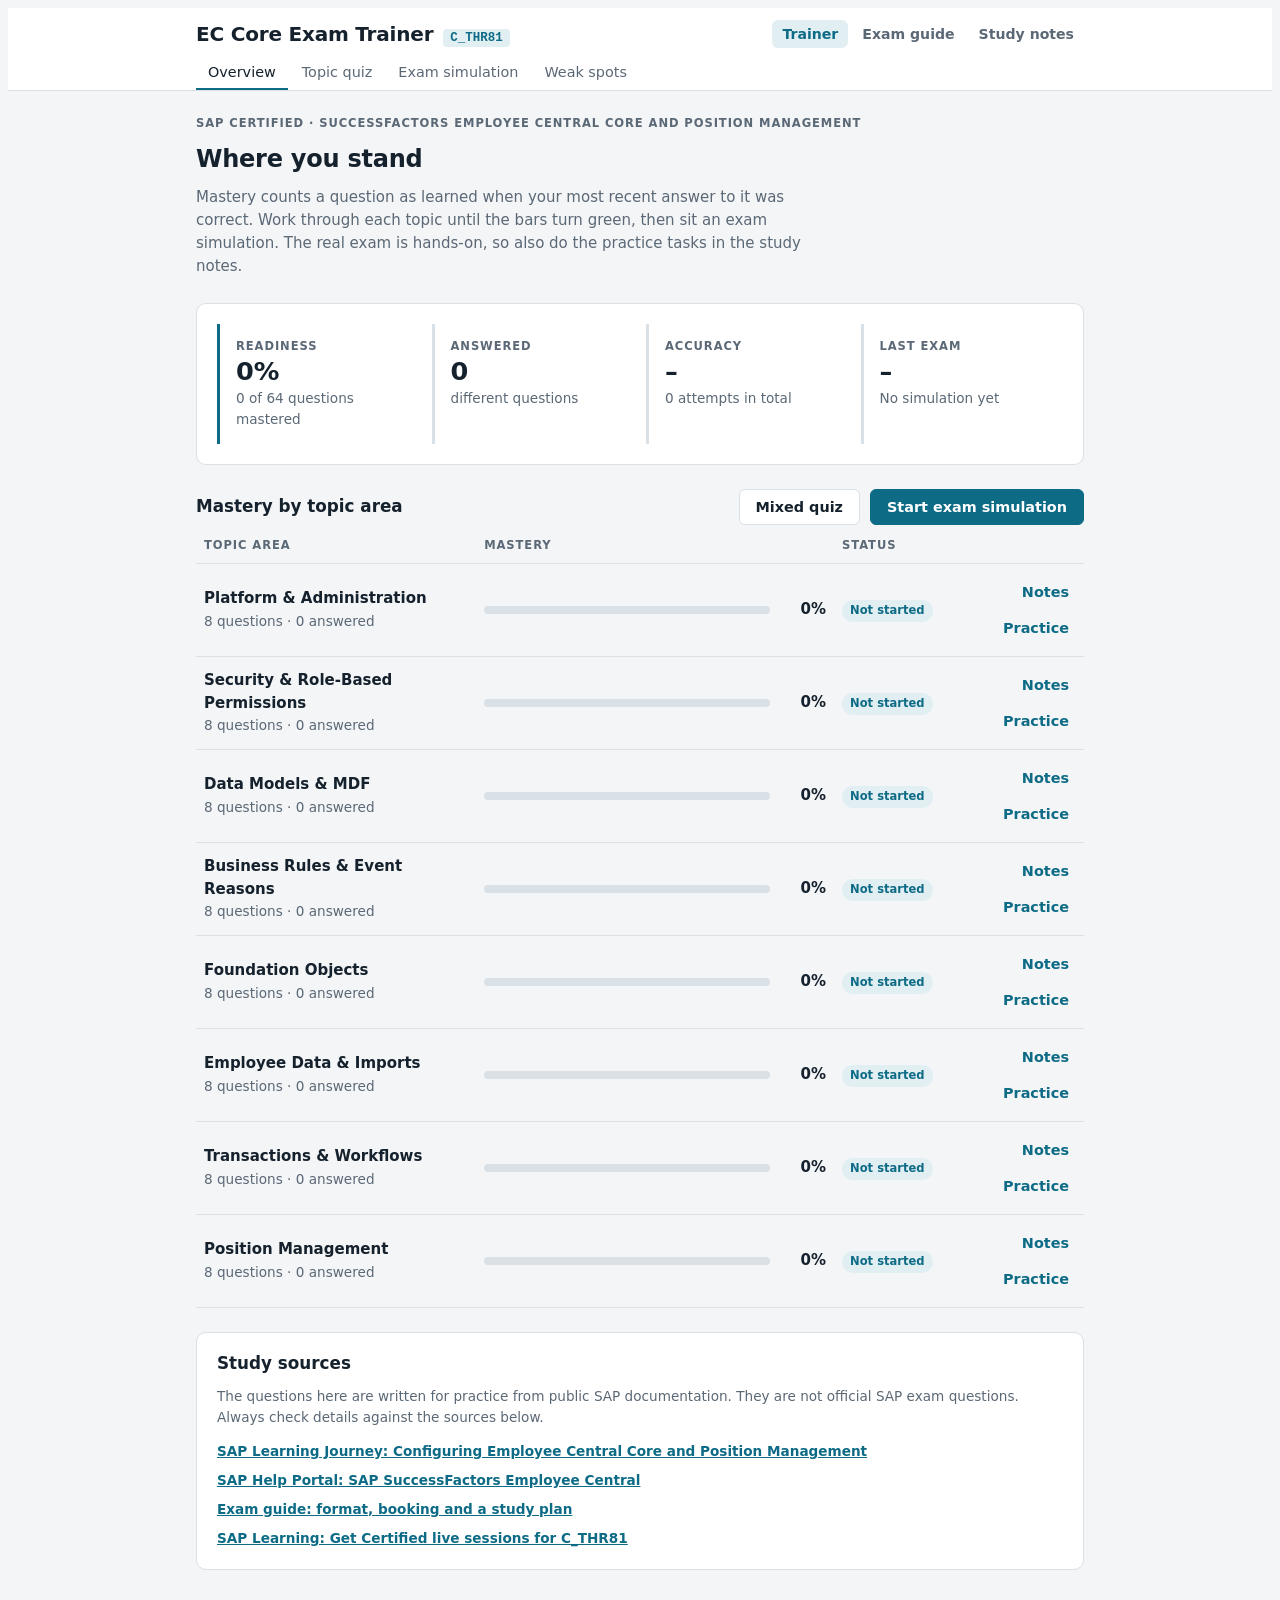
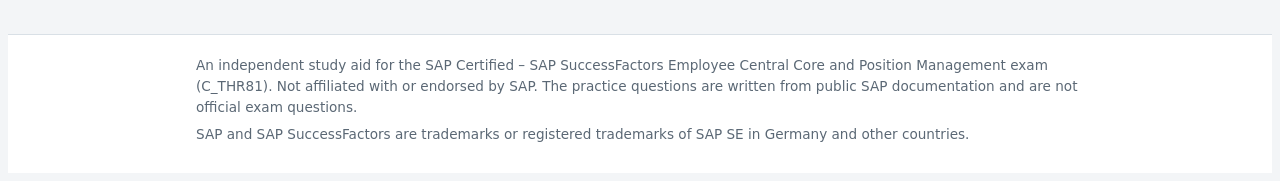
<file: index.html>
<!doctype html>
<html lang="en">
<head>
<meta charset="utf-8">
<meta name="viewport" content="width=device-width,initial-scale=1">
<title>EC Core Exam Trainer – C_THR81 practice quizzes</title>
<meta name="description" content="Free practice quizzes, a timed knowledge check and weak-spot review for the SAP SuccessFactors Employee Central Core and Position Management certification (C_THR81).">
<link rel="icon" href="data:image/svg+xml,%3Csvg xmlns='http://www.w3.org/2000/svg' viewBox='0 0 32 32'%3E%3Crect width='32' height='32' rx='7' fill='%230d6b86'/%3E%3Cpath d='M9 17l5 5 9-11' stroke='white' stroke-width='3.5' fill='none' stroke-linecap='round' stroke-linejoin='round'/%3E%3C/svg%3E">
<link rel="stylesheet" href="assets/site.css">
</head>
<body>
<a class="skip" href="#main">Skip to content</a>
<header class="top">
  <div class="wrap">
    <div class="topin">
      <a class="brand" href="index.html"><h1>EC Core Exam Trainer</h1><span class="code">C_THR81</span></a>
      <nav class="site" aria-label="Site"><a href="index.html" aria-current="page">Trainer</a><a href="guide.html">Exam guide</a><a href="notes/index.html">Study notes</a></nav>
    </div>
    <nav class="tabs" role="tablist" id="tabs" aria-label="Trainer">
      <button role="tab" data-view="home" aria-selected="true">Overview</button>
      <button role="tab" data-view="practice" aria-selected="false">Topic quiz</button>
      <button role="tab" data-view="exam" aria-selected="false">Exam simulation</button>
      <button role="tab" data-view="review" aria-selected="false">Weak spots</button>
    </nav>
  </div>
</header>
<main class="wrap" id="main"><noscript><p class="empty">The trainer needs JavaScript. The <a href="guide.html">exam guide</a> and <a href="notes/index.html">study notes</a> work without it.</p></noscript></main>
<script src="assets/questions.js"></script>
<script src="assets/trainer.js"></script>
<footer class="site">
  <div class="wrap">
    <p>An independent study aid for the SAP Certified – SAP SuccessFactors Employee Central Core and Position Management exam (C_THR81). Not affiliated with or endorsed by SAP. The practice questions are written from public SAP documentation and are not official exam questions.</p>
    <p>SAP and SAP SuccessFactors are trademarks or registered trademarks of SAP SE in Germany and other countries.</p>
  </div>
</footer>
</body>
</html>
</file>
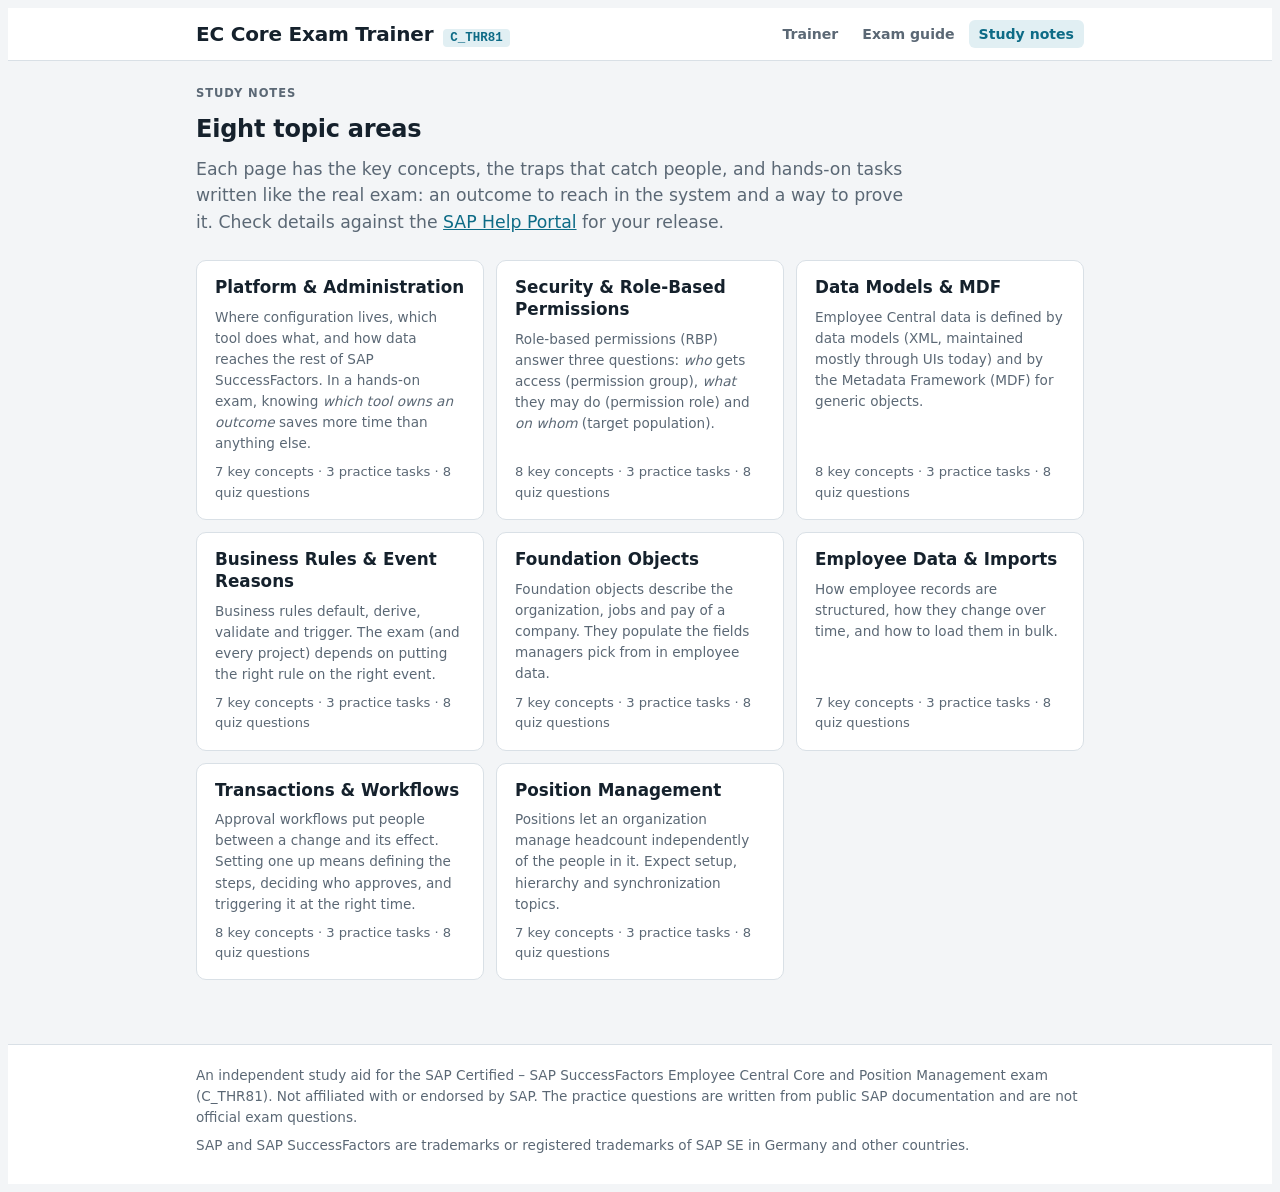
<file: notes/index.html>
<!doctype html>
<html lang="en">
<head>
<meta charset="utf-8">
<meta name="viewport" content="width=device-width,initial-scale=1">
<title>Study notes – EC Core Exam Trainer</title>
<meta name="description" content="Study notes and hands-on practice tasks for each topic area of the C_THR81 Employee Central Core certification.">
<link rel="icon" href="data:image/svg+xml,%3Csvg xmlns='http://www.w3.org/2000/svg' viewBox='0 0 32 32'%3E%3Crect width='32' height='32' rx='7' fill='%230d6b86'/%3E%3Cpath d='M9 17l5 5 9-11' stroke='white' stroke-width='3.5' fill='none' stroke-linecap='round' stroke-linejoin='round'/%3E%3C/svg%3E">
<link rel="stylesheet" href="../assets/site.css">
</head>
<body>
<a class="skip" href="#main">Skip to content</a>
<header class="top plain">
  <div class="wrap">
    <div class="topin">
      <a class="brand" href="../index.html"><h1>EC Core Exam Trainer</h1><span class="code">C_THR81</span></a>
      <nav class="site" aria-label="Site"><a href="../index.html">Trainer</a><a href="../guide.html">Exam guide</a><a href="../notes/index.html" aria-current="page">Study notes</a></nav>
    </div>
  </div>
</header>
<main class="wrap" id="main">
  <section class="stack">
    <p class="label">Study notes</p>
    <h2>Eight topic areas</h2>
    <p class="lede">Each page has the key concepts, the traps that catch people, and hands-on tasks written like the real exam: an outcome to reach in the system and a way to prove it. Check details against the <a href="https://help.sap.com/docs/SAP_SUCCESSFACTORS_EMPLOYEE_CENTRAL" target="_blank" rel="noopener">SAP Help Portal</a> for your release.</p>
  </section>
  <section class="cards"><a class="card" href="platform.html"><h3>Platform & Administration</h3><p class="small muted">Where configuration lives, which tool does what, and how data reaches the rest of SAP SuccessFactors. In a hands-on exam, knowing <em>which tool owns an outcome</em> saves more time than anything else.</p><span class="meta">7 key concepts · 3 practice tasks · 8 quiz questions</span></a><a class="card" href="rbp.html"><h3>Security & Role-Based Permissions</h3><p class="small muted">Role-based permissions (RBP) answer three questions: <em>who</em> gets access (permission group), <em>what</em> they may do (permission role) and <em>on whom</em> (target population).</p><span class="meta">8 key concepts · 3 practice tasks · 8 quiz questions</span></a><a class="card" href="datamodel.html"><h3>Data Models & MDF</h3><p class="small muted">Employee Central data is defined by data models (XML, maintained mostly through UIs today) and by the Metadata Framework (MDF) for generic objects.</p><span class="meta">8 key concepts · 3 practice tasks · 8 quiz questions</span></a><a class="card" href="rules.html"><h3>Business Rules & Event Reasons</h3><p class="small muted">Business rules default, derive, validate and trigger. The exam (and every project) depends on putting the right rule on the right event.</p><span class="meta">7 key concepts · 3 practice tasks · 8 quiz questions</span></a><a class="card" href="fo.html"><h3>Foundation Objects</h3><p class="small muted">Foundation objects describe the organization, jobs and pay of a company. They populate the fields managers pick from in employee data.</p><span class="meta">7 key concepts · 3 practice tasks · 8 quiz questions</span></a><a class="card" href="empdata.html"><h3>Employee Data & Imports</h3><p class="small muted">How employee records are structured, how they change over time, and how to load them in bulk.</p><span class="meta">7 key concepts · 3 practice tasks · 8 quiz questions</span></a><a class="card" href="workflow.html"><h3>Transactions & Workflows</h3><p class="small muted">Approval workflows put people between a change and its effect. Setting one up means defining the steps, deciding who approves, and triggering it at the right time.</p><span class="meta">8 key concepts · 3 practice tasks · 8 quiz questions</span></a><a class="card" href="pm.html"><h3>Position Management</h3><p class="small muted">Positions let an organization manage headcount independently of the people in it. Expect setup, hierarchy and synchronization topics.</p><span class="meta">7 key concepts · 3 practice tasks · 8 quiz questions</span></a></section>
</main>
<footer class="site">
  <div class="wrap">
    <p>An independent study aid for the SAP Certified – SAP SuccessFactors Employee Central Core and Position Management exam (C_THR81). Not affiliated with or endorsed by SAP. The practice questions are written from public SAP documentation and are not official exam questions.</p>
    <p>SAP and SAP SuccessFactors are trademarks or registered trademarks of SAP SE in Germany and other countries.</p>
  </div>
</footer>
</body>
</html>
</file>
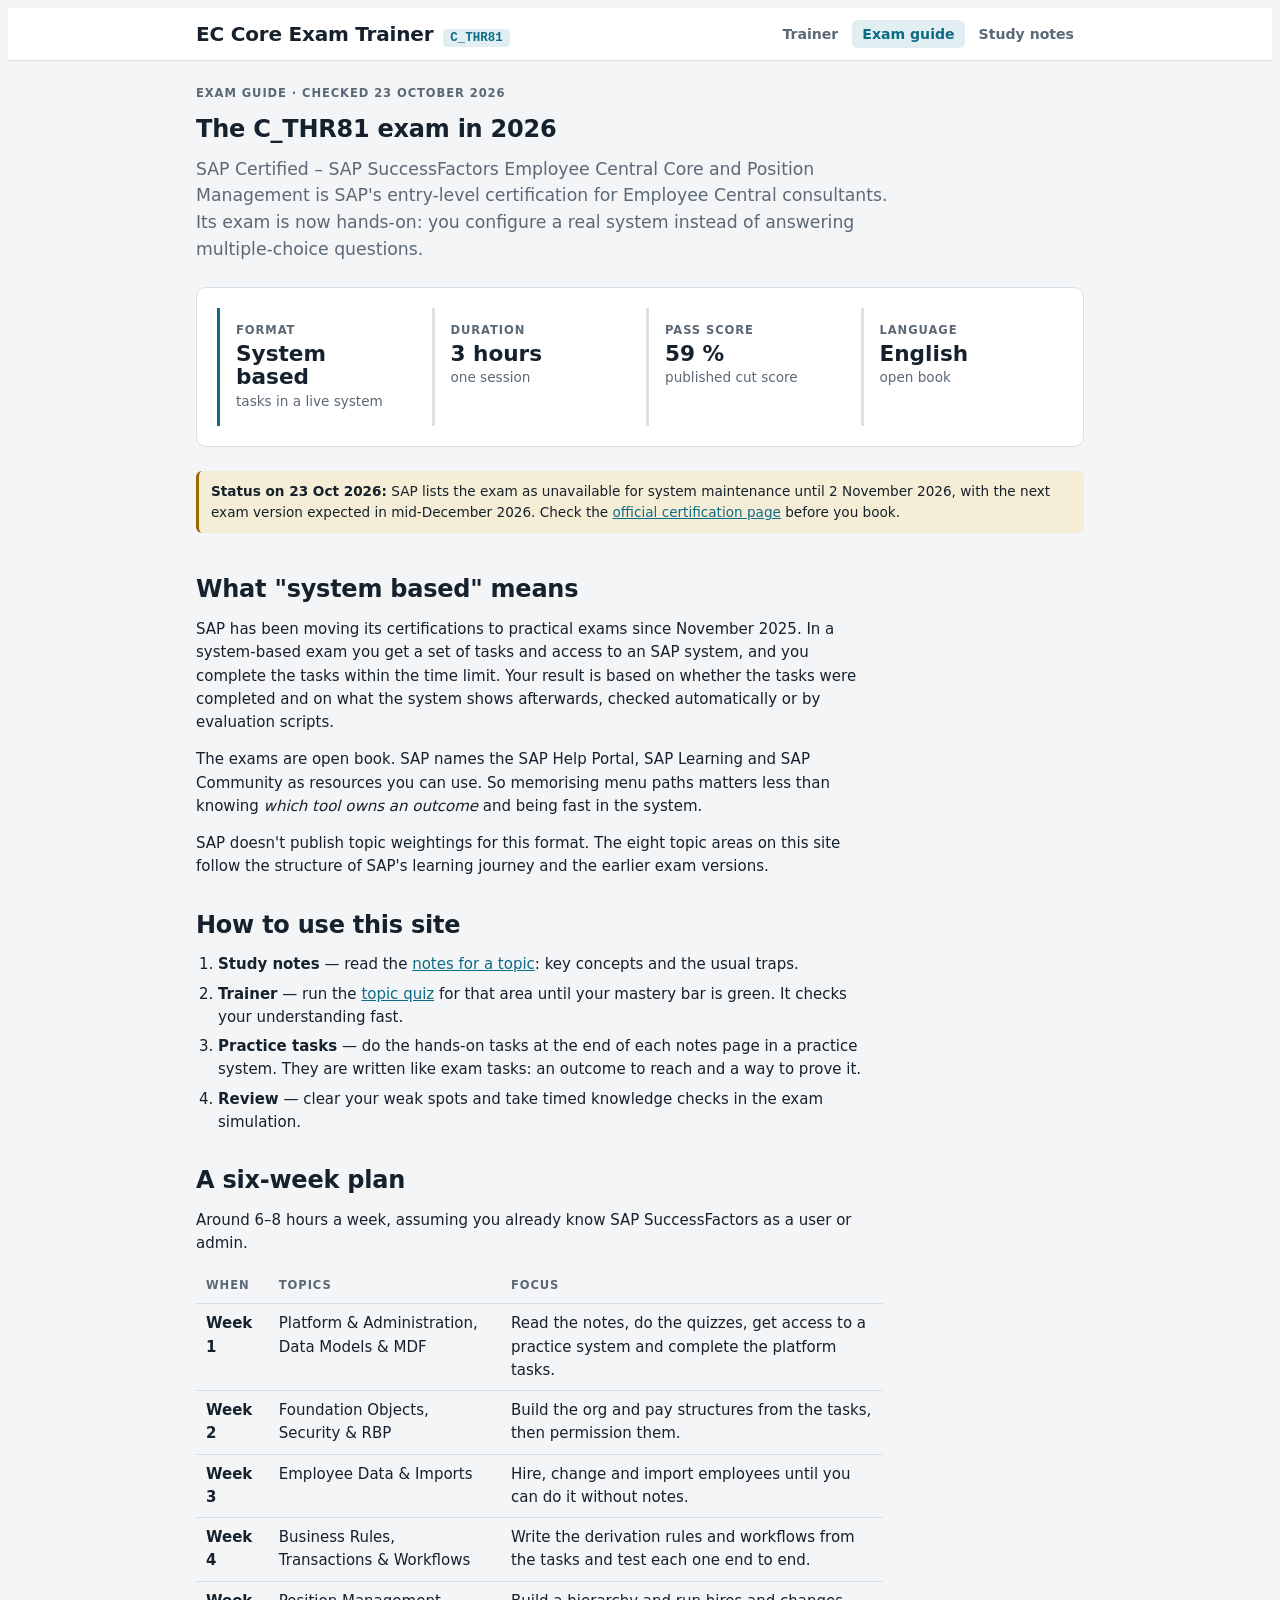
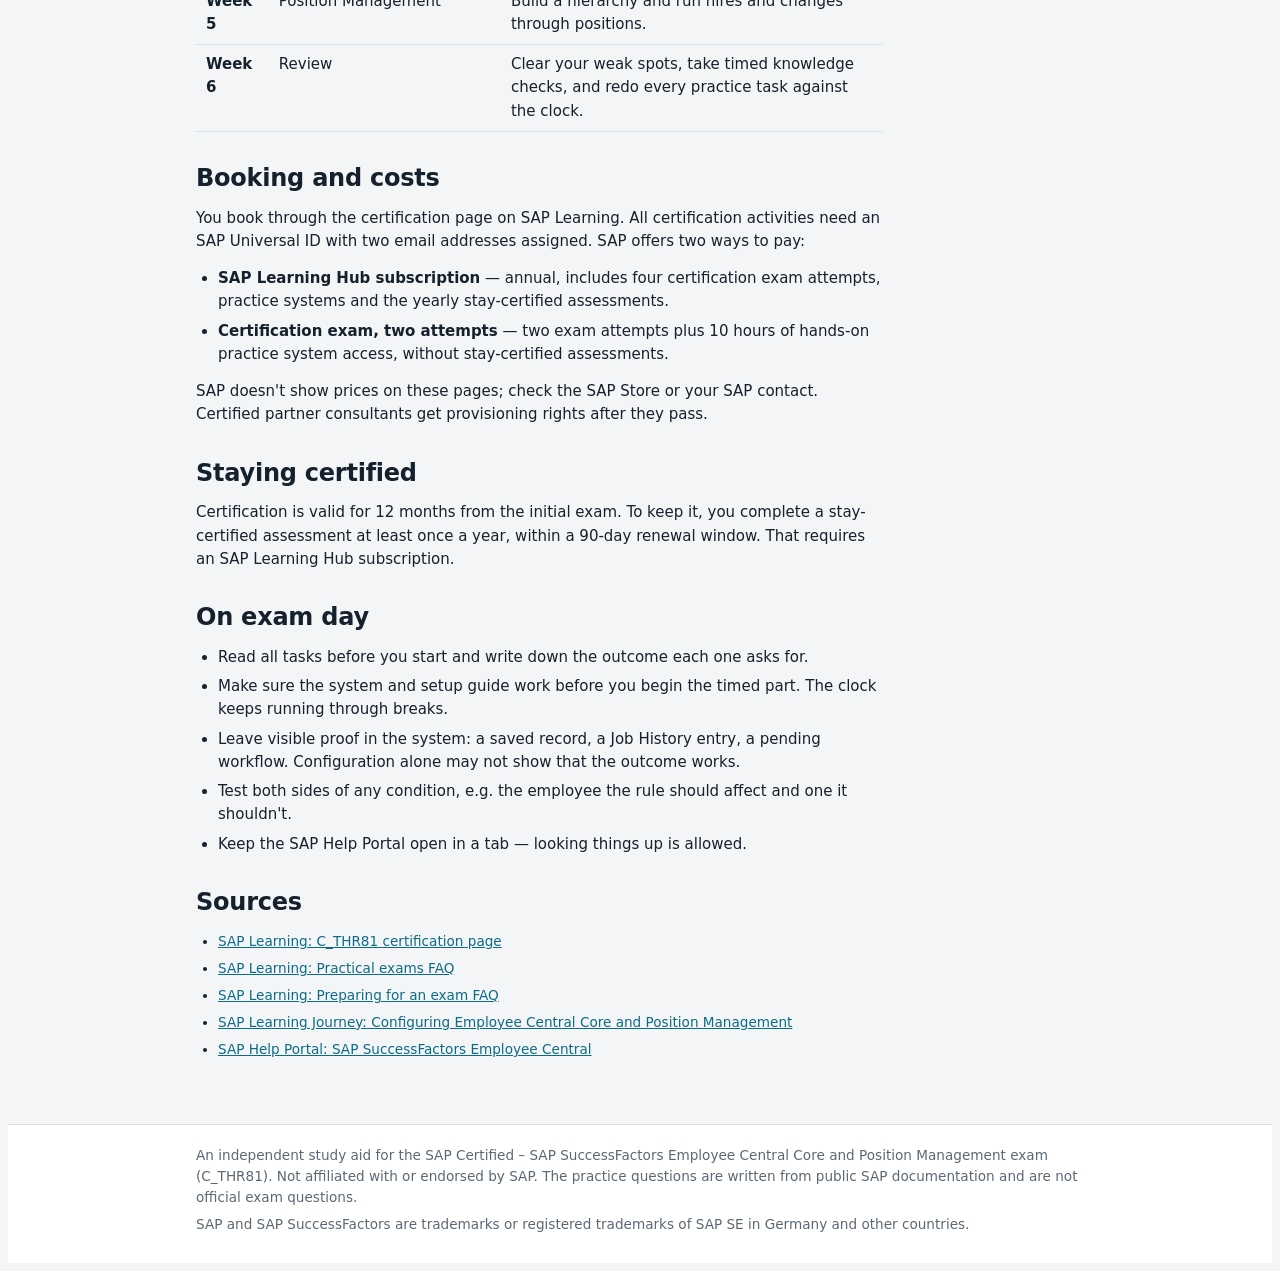
<file: guide.html>
<!doctype html>
<html lang="en">
<head>
<meta charset="utf-8">
<meta name="viewport" content="width=device-width,initial-scale=1">
<title>C_THR81 exam guide – EC Core Exam Trainer</title>
<meta name="description" content="What the C_THR81 Employee Central Core certification exam looks like in 2026, how to book it, and a six-week study plan.">
<link rel="icon" href="data:image/svg+xml,%3Csvg xmlns='http://www.w3.org/2000/svg' viewBox='0 0 32 32'%3E%3Crect width='32' height='32' rx='7' fill='%230d6b86'/%3E%3Cpath d='M9 17l5 5 9-11' stroke='white' stroke-width='3.5' fill='none' stroke-linecap='round' stroke-linejoin='round'/%3E%3C/svg%3E">
<link rel="stylesheet" href="assets/site.css">
</head>
<body>
<a class="skip" href="#main">Skip to content</a>
<header class="top plain">
  <div class="wrap">
    <div class="topin">
      <a class="brand" href="index.html"><h1>EC Core Exam Trainer</h1><span class="code">C_THR81</span></a>
      <nav class="site" aria-label="Site"><a href="index.html">Trainer</a><a href="guide.html" aria-current="page">Exam guide</a><a href="notes/index.html">Study notes</a></nav>
    </div>
  </div>
</header>
<main class="wrap" id="main">
  <section class="stack">
    <p class="label">Exam guide · checked 23 October 2026</p>
    <h2>The C_THR81 exam in 2026</h2>
    <p class="lede">SAP Certified – SAP SuccessFactors Employee Central Core and Position Management is SAP's entry-level certification for Employee Central consultants. Its exam is now hands-on: you configure a real system instead of answering multiple-choice questions.</p>
  </section>

  <section class="panel facts">
    <div class="kpi lead"><span class="label">Format</span><b>System based</b><span class="small muted">tasks in a live system</span></div>
    <div class="kpi"><span class="label">Duration</span><b>3 hours</b><span class="small muted">one session</span></div>
    <div class="kpi"><span class="label">Pass score</span><b>59 %</b><span class="small muted">published cut score</span></div>
    <div class="kpi"><span class="label">Language</span><b>English</b><span class="small muted">open book</span></div>
  </section>

  <p class="note"><b>Status on 23 Oct 2026:</b> SAP lists the exam as unavailable for system maintenance until 2 November 2026, with the next exam version expected in mid-December 2026. Check the <a href="https://learning.sap.com/certifications/sap-certified-associate-sap-successfactors-employee-central-core" target="_blank" rel="noopener">official certification page</a> before you book.</p>

  <article class="prose">
    <h2>What "system based" means</h2>
    <p>SAP has been moving its certifications to practical exams since November 2025. In a system-based exam you get a set of tasks and access to an SAP system, and you complete the tasks within the time limit. Your result is based on whether the tasks were completed and on what the system shows afterwards, checked automatically or by evaluation scripts.</p>
    <p>The exams are open book. SAP names the SAP Help Portal, SAP Learning and SAP Community as resources you can use. So memorising menu paths matters less than knowing <em>which tool owns an outcome</em> and being fast in the system.</p>
    <p>SAP doesn't publish topic weightings for this format. The eight topic areas on this site follow the structure of SAP's learning journey and the earlier exam versions.</p>

    <h2>How to use this site</h2>
    <ol>
      <li><b>Study notes</b> — read the <a href="notes/index.html">notes for a topic</a>: key concepts and the usual traps.</li>
      <li><b>Trainer</b> — run the <a href="index.html">topic quiz</a> for that area until your mastery bar is green. It checks your understanding fast.</li>
      <li><b>Practice tasks</b> — do the hands-on tasks at the end of each notes page in a practice system. They are written like exam tasks: an outcome to reach and a way to prove it.</li>
      <li><b>Review</b> — clear your weak spots and take timed knowledge checks in the exam simulation.</li>
    </ol>

    <h2>A six-week plan</h2>
    <p>Around 6–8 hours a week, assuming you already know SAP SuccessFactors as a user or admin.</p>
    <div class="tablebox"><table><thead><tr><th>When</th><th>Topics</th><th>Focus</th></tr></thead><tbody><tr><td><b>Week 1</b></td><td>Platform & Administration, Data Models & MDF</td><td>Read the notes, do the quizzes, get access to a practice system and complete the platform tasks.</td></tr><tr><td><b>Week 2</b></td><td>Foundation Objects, Security & RBP</td><td>Build the org and pay structures from the tasks, then permission them.</td></tr><tr><td><b>Week 3</b></td><td>Employee Data & Imports</td><td>Hire, change and import employees until you can do it without notes.</td></tr><tr><td><b>Week 4</b></td><td>Business Rules, Transactions & Workflows</td><td>Write the derivation rules and workflows from the tasks and test each one end to end.</td></tr><tr><td><b>Week 5</b></td><td>Position Management</td><td>Build a hierarchy and run hires and changes through positions.</td></tr><tr><td><b>Week 6</b></td><td>Review</td><td>Clear your weak spots, take timed knowledge checks, and redo every practice task against the clock.</td></tr></tbody></table></div>

    <h2>Booking and costs</h2>
    <p>You book through the certification page on SAP Learning. All certification activities need an SAP Universal ID with two email addresses assigned. SAP offers two ways to pay:</p>
    <ul>
      <li><b>SAP Learning Hub subscription</b> — annual, includes four certification exam attempts, practice systems and the yearly stay-certified assessments.</li>
      <li><b>Certification exam, two attempts</b> — two exam attempts plus 10 hours of hands-on practice system access, without stay-certified assessments.</li>
    </ul>
    <p>SAP doesn't show prices on these pages; check the SAP Store or your SAP contact. Certified partner consultants get provisioning rights after they pass.</p>

    <h2>Staying certified</h2>
    <p>Certification is valid for 12 months from the initial exam. To keep it, you complete a stay-certified assessment at least once a year, within a 90-day renewal window. That requires an SAP Learning Hub subscription.</p>

    <h2>On exam day</h2>
    <ul>
      <li>Read all tasks before you start and write down the outcome each one asks for.</li>
      <li>Make sure the system and setup guide work before you begin the timed part. The clock keeps running through breaks.</li>
      <li>Leave visible proof in the system: a saved record, a Job History entry, a pending workflow. Configuration alone may not show that the outcome works.</li>
      <li>Test both sides of any condition, e.g. the employee the rule should affect and one it shouldn't.</li>
      <li>Keep the SAP Help Portal open in a tab — looking things up is allowed.</li>
    </ul>

    <h2>Sources</h2>
    <ul class="small">
      <li><a href="https://learning.sap.com/certifications/sap-certified-associate-sap-successfactors-employee-central-core" target="_blank" rel="noopener">SAP Learning: C_THR81 certification page</a></li>
      <li><a href="https://learning.sap.com/helpcenter/certification-support/certification-practical-exam" target="_blank" rel="noopener">SAP Learning: Practical exams FAQ</a></li>
      <li><a href="https://learning.sap.com/helpcenter/certification-support/certification-program" target="_blank" rel="noopener">SAP Learning: Preparing for an exam FAQ</a></li>
      <li><a href="https://learning.sap.com/learning-journeys/configuring-sap-successfactors-employee-central-core-and-position-management" target="_blank" rel="noopener">SAP Learning Journey: Configuring Employee Central Core and Position Management</a></li>
      <li><a href="https://help.sap.com/docs/SAP_SUCCESSFACTORS_EMPLOYEE_CENTRAL" target="_blank" rel="noopener">SAP Help Portal: SAP SuccessFactors Employee Central</a></li>
    </ul>
  </article>
</main>
<footer class="site">
  <div class="wrap">
    <p>An independent study aid for the SAP Certified – SAP SuccessFactors Employee Central Core and Position Management exam (C_THR81). Not affiliated with or endorsed by SAP. The practice questions are written from public SAP documentation and are not official exam questions.</p>
    <p>SAP and SAP SuccessFactors are trademarks or registered trademarks of SAP SE in Germany and other countries.</p>
  </div>
</footer>
</body>
</html>
</file>
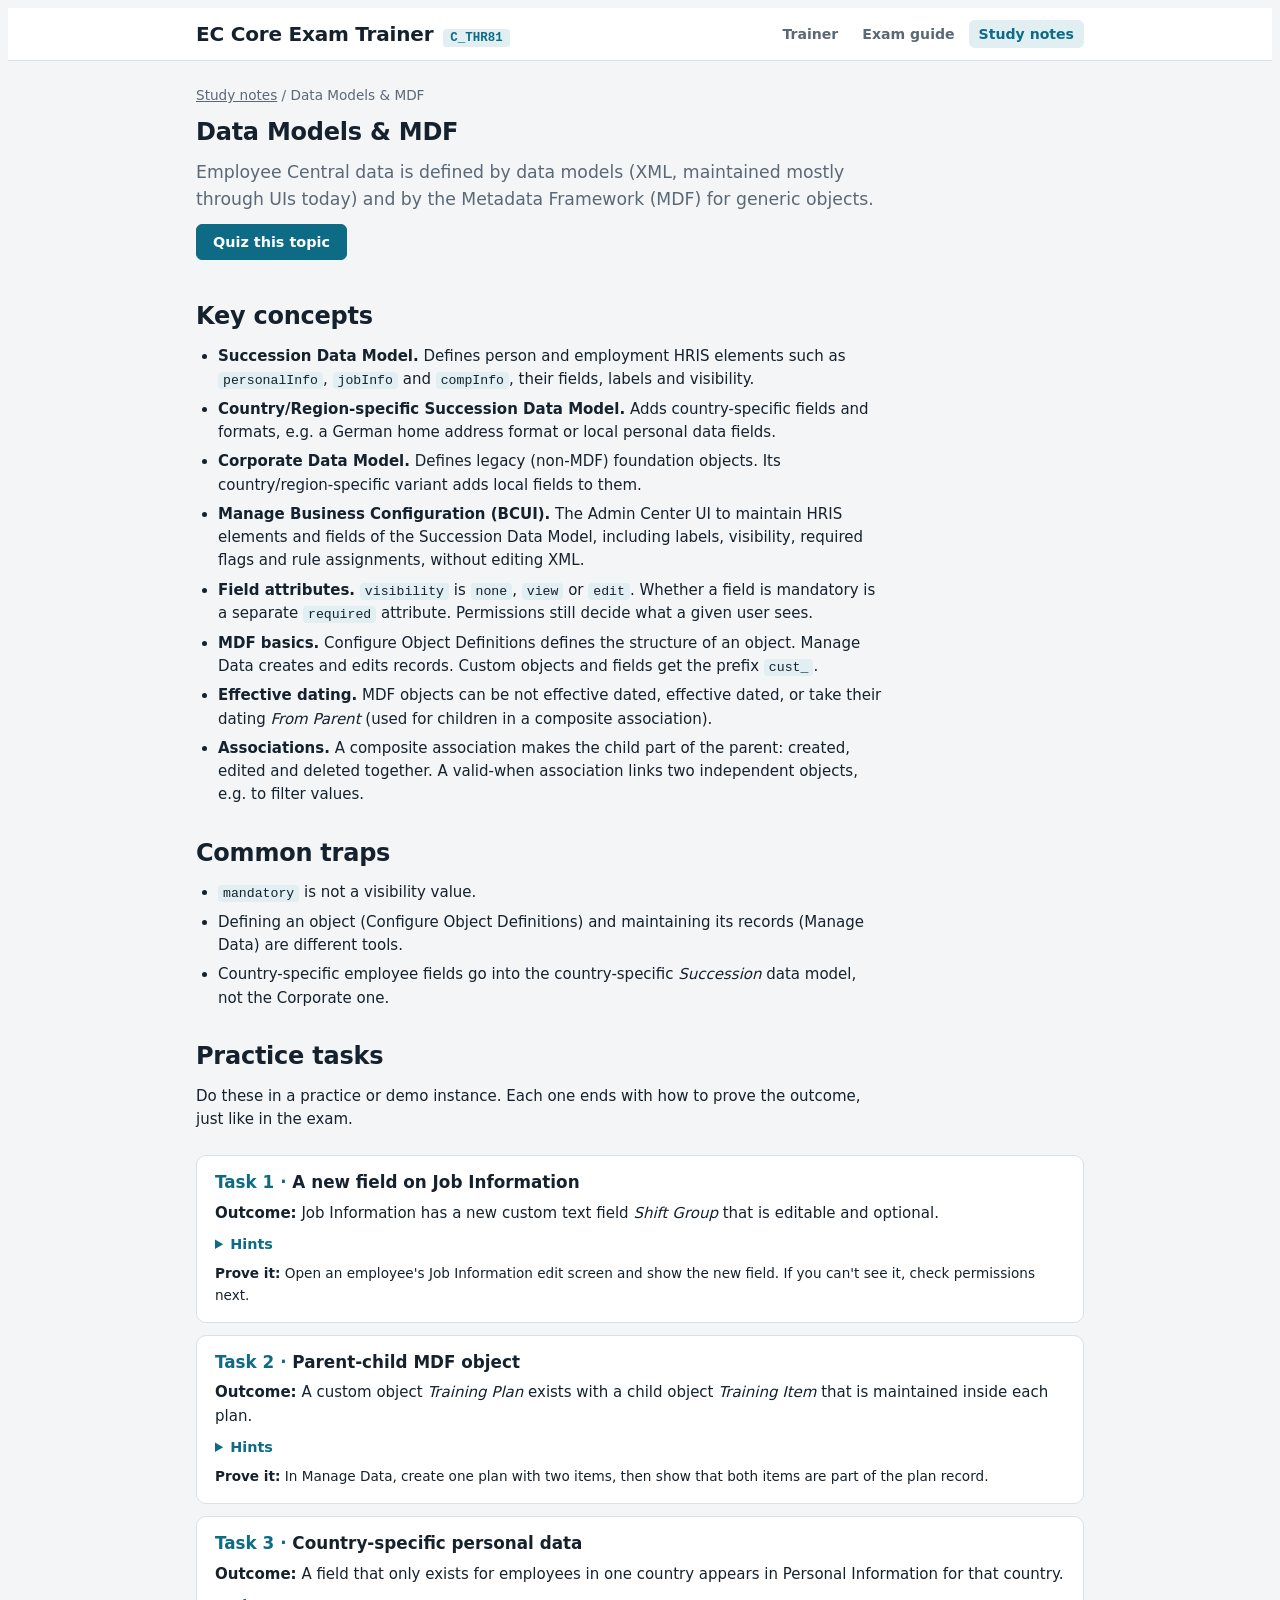
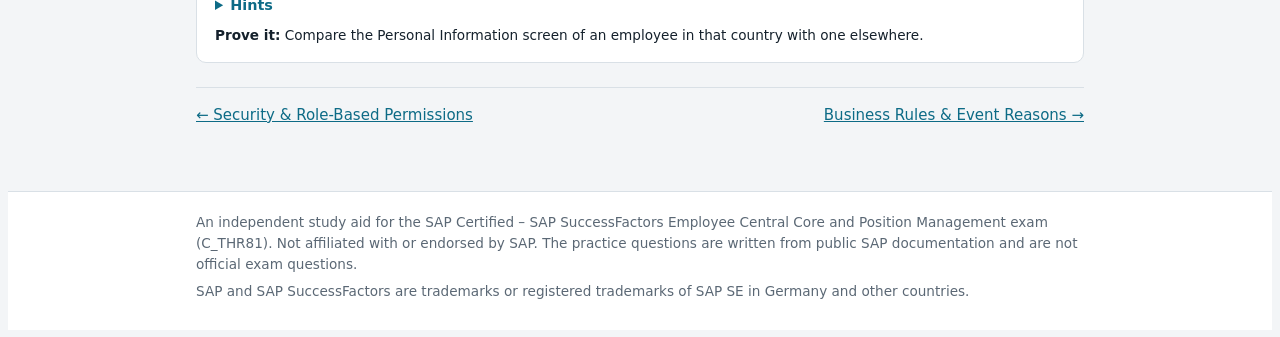
<file: notes/datamodel.html>
<!doctype html>
<html lang="en">
<head>
<meta charset="utf-8">
<meta name="viewport" content="width=device-width,initial-scale=1">
<title>Data Models & MDF – C_THR81 study notes</title>
<meta name="description" content="Study notes, common traps and hands-on practice tasks on Data Models & MDF for the C_THR81 Employee Central Core certification.">
<link rel="icon" href="data:image/svg+xml,%3Csvg xmlns='http://www.w3.org/2000/svg' viewBox='0 0 32 32'%3E%3Crect width='32' height='32' rx='7' fill='%230d6b86'/%3E%3Cpath d='M9 17l5 5 9-11' stroke='white' stroke-width='3.5' fill='none' stroke-linecap='round' stroke-linejoin='round'/%3E%3C/svg%3E">
<link rel="stylesheet" href="../assets/site.css">
</head>
<body>
<a class="skip" href="#main">Skip to content</a>
<header class="top plain">
  <div class="wrap">
    <div class="topin">
      <a class="brand" href="../index.html"><h1>EC Core Exam Trainer</h1><span class="code">C_THR81</span></a>
      <nav class="site" aria-label="Site"><a href="../index.html">Trainer</a><a href="../guide.html">Exam guide</a><a href="../notes/index.html" aria-current="page">Study notes</a></nav>
    </div>
  </div>
</header>
<main class="wrap" id="main">
  <section class="stack">
    <p class="crumbs"><a href="index.html">Study notes</a> / Data Models & MDF</p>
    <h2>Data Models & MDF</h2>
    <p class="lede">Employee Central data is defined by data models (XML, maintained mostly through UIs today) and by the Metadata Framework (MDF) for generic objects.</p>
    <div class="row"><a class="btn primary" href="../index.html#quiz=datamodel">Quiz this topic</a></div>
  </section>
  <article class="prose">
    <h2>Key concepts</h2>
    <ul><li><b>Succession Data Model.</b> Defines person and employment HRIS elements such as <code>personalInfo</code>, <code>jobInfo</code> and <code>compInfo</code>, their fields, labels and visibility.</li><li><b>Country/Region-specific Succession Data Model.</b> Adds country-specific fields and formats, e.g. a German home address format or local personal data fields.</li><li><b>Corporate Data Model.</b> Defines legacy (non-MDF) foundation objects. Its country/region-specific variant adds local fields to them.</li><li><b>Manage Business Configuration (BCUI).</b> The Admin Center UI to maintain HRIS elements and fields of the Succession Data Model, including labels, visibility, required flags and rule assignments, without editing XML.</li><li><b>Field attributes.</b> <code>visibility</code> is <code>none</code>, <code>view</code> or <code>edit</code>. Whether a field is mandatory is a separate <code>required</code> attribute. Permissions still decide what a given user sees.</li><li><b>MDF basics.</b> Configure Object Definitions defines the structure of an object. Manage Data creates and edits records. Custom objects and fields get the prefix <code>cust_</code>.</li><li><b>Effective dating.</b> MDF objects can be not effective dated, effective dated, or take their dating <em>From Parent</em> (used for children in a composite association).</li><li><b>Associations.</b> A composite association makes the child part of the parent: created, edited and deleted together. A valid-when association links two independent objects, e.g. to filter values.</li></ul>
    <h2>Common traps</h2>
    <ul><li><code>mandatory</code> is not a visibility value.</li><li>Defining an object (Configure Object Definitions) and maintaining its records (Manage Data) are different tools.</li><li>Country-specific employee fields go into the country-specific <em>Succession</em> data model, not the Corporate one.</li></ul>
    <h2>Practice tasks</h2>
    <p>Do these in a practice or demo instance. Each one ends with how to prove the outcome, just like in the exam.</p>
  </article>
  <section class="tasks"><div class="task"><h3>A new field on Job Information</h3><p><b>Outcome:</b> Job Information has a new custom text field <em>Shift Group</em> that is editable and optional.</p>
      <details><summary>Hints</summary><ol><li>Open Manage Business Configuration and the jobInfo element.</li><li>Enable an unused custom-string field, set its label, visibility and required flag.</li></ol></details>
      <p class="small"><b>Prove it:</b> Open an employee's Job Information edit screen and show the new field. If you can't see it, check permissions next.</p></div><div class="task"><h3>Parent-child MDF object</h3><p><b>Outcome:</b> A custom object <em>Training Plan</em> exists with a child object <em>Training Item</em> that is maintained inside each plan.</p>
      <details><summary>Hints</summary><ol><li>Create the child object first with effective dating From Parent.</li><li>Create the parent with a composite association to the child.</li><li>Secure both if HR must permission them.</li></ol></details>
      <p class="small"><b>Prove it:</b> In Manage Data, create one plan with two items, then show that both items are part of the plan record.</p></div><div class="task"><h3>Country-specific personal data</h3><p><b>Outcome:</b> A field that only exists for employees in one country appears in Personal Information for that country.</p>
      <details><summary>Hints</summary><ol><li>Look at the country/region-specific configuration of personalInfo in BCUI.</li></ol></details>
      <p class="small"><b>Prove it:</b> Compare the Personal Information screen of an employee in that country with one elsewhere.</p></div></section>
  <nav class="pager" aria-label="Topic navigation"><a href="rbp.html">← Security & Role-Based Permissions</a><a href="rules.html">Business Rules & Event Reasons →</a></nav>
</main>
<footer class="site">
  <div class="wrap">
    <p>An independent study aid for the SAP Certified – SAP SuccessFactors Employee Central Core and Position Management exam (C_THR81). Not affiliated with or endorsed by SAP. The practice questions are written from public SAP documentation and are not official exam questions.</p>
    <p>SAP and SAP SuccessFactors are trademarks or registered trademarks of SAP SE in Germany and other countries.</p>
  </div>
</footer>
</body>
</html>
</file>
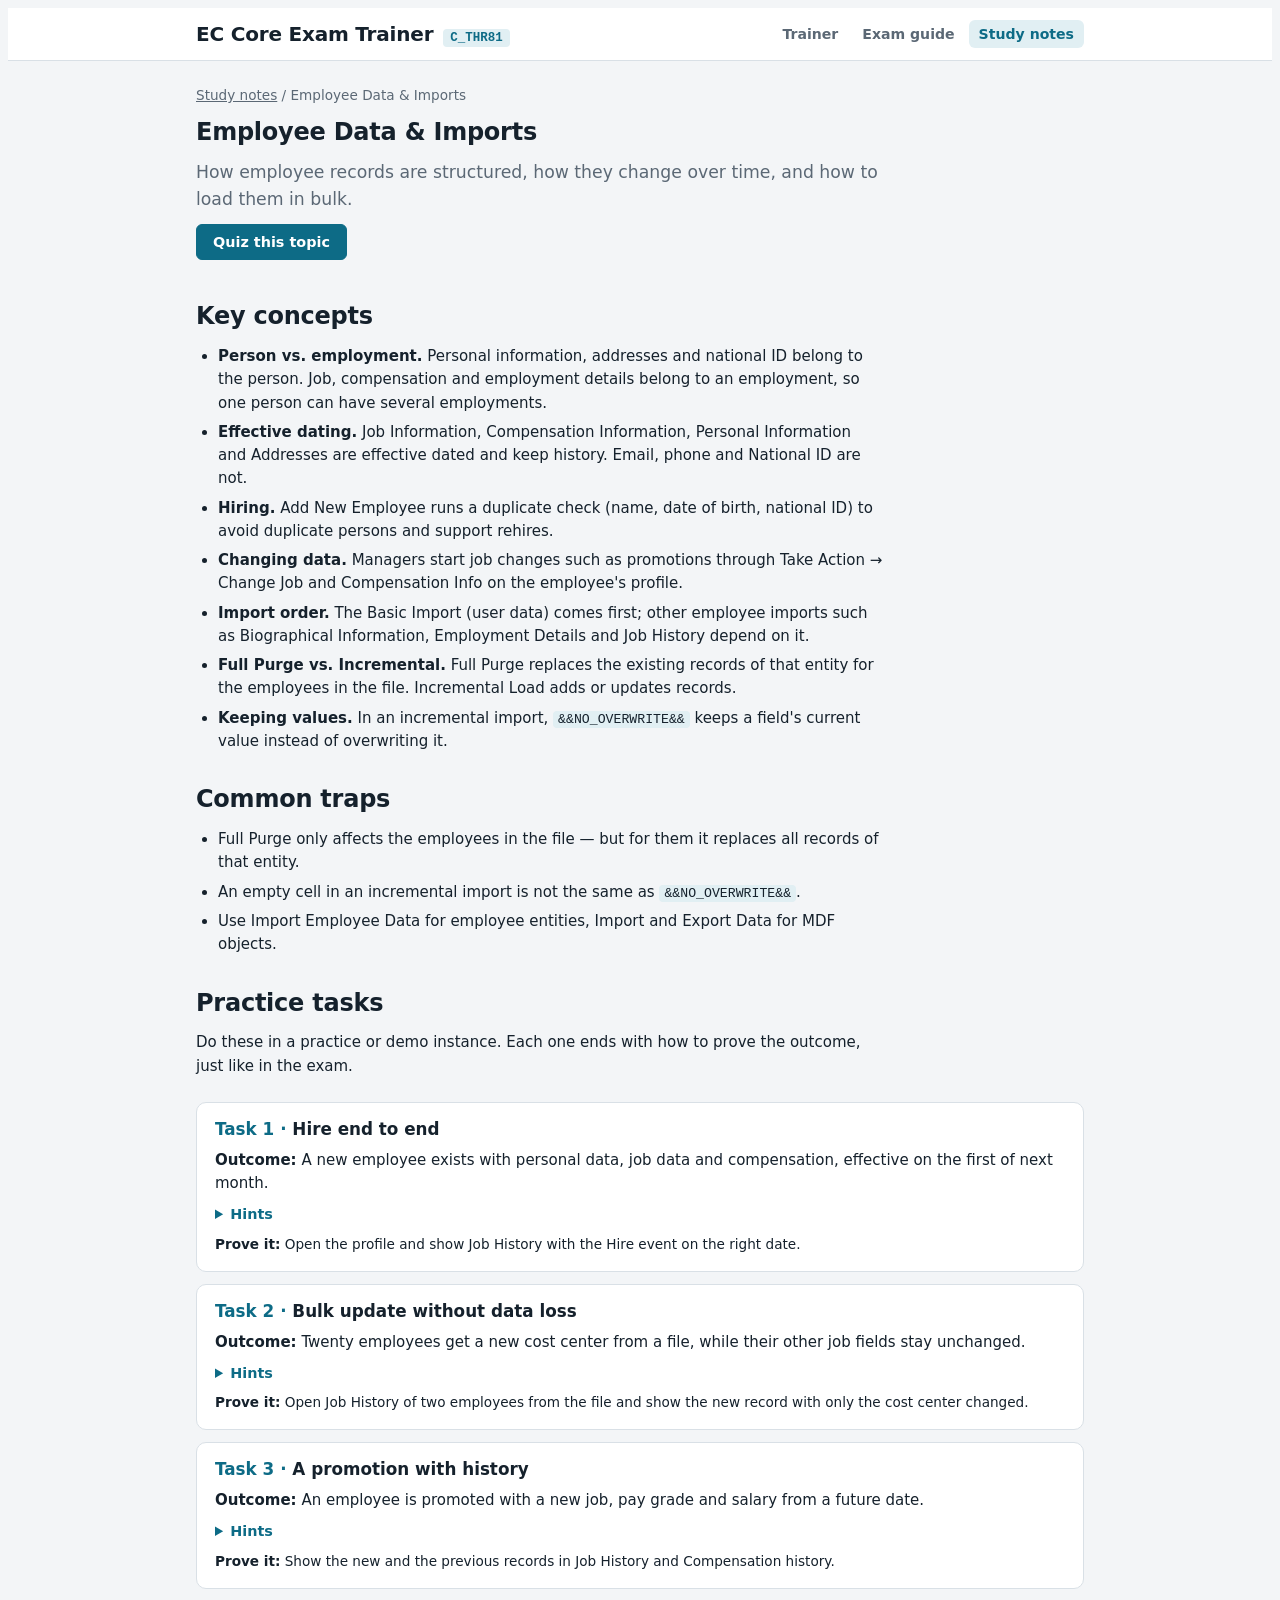
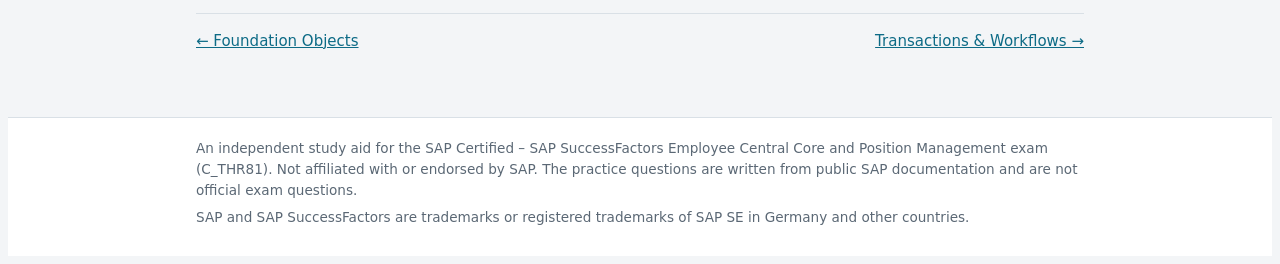
<file: notes/empdata.html>
<!doctype html>
<html lang="en">
<head>
<meta charset="utf-8">
<meta name="viewport" content="width=device-width,initial-scale=1">
<title>Employee Data & Imports – C_THR81 study notes</title>
<meta name="description" content="Study notes, common traps and hands-on practice tasks on Employee Data & Imports for the C_THR81 Employee Central Core certification.">
<link rel="icon" href="data:image/svg+xml,%3Csvg xmlns='http://www.w3.org/2000/svg' viewBox='0 0 32 32'%3E%3Crect width='32' height='32' rx='7' fill='%230d6b86'/%3E%3Cpath d='M9 17l5 5 9-11' stroke='white' stroke-width='3.5' fill='none' stroke-linecap='round' stroke-linejoin='round'/%3E%3C/svg%3E">
<link rel="stylesheet" href="../assets/site.css">
</head>
<body>
<a class="skip" href="#main">Skip to content</a>
<header class="top plain">
  <div class="wrap">
    <div class="topin">
      <a class="brand" href="../index.html"><h1>EC Core Exam Trainer</h1><span class="code">C_THR81</span></a>
      <nav class="site" aria-label="Site"><a href="../index.html">Trainer</a><a href="../guide.html">Exam guide</a><a href="../notes/index.html" aria-current="page">Study notes</a></nav>
    </div>
  </div>
</header>
<main class="wrap" id="main">
  <section class="stack">
    <p class="crumbs"><a href="index.html">Study notes</a> / Employee Data & Imports</p>
    <h2>Employee Data & Imports</h2>
    <p class="lede">How employee records are structured, how they change over time, and how to load them in bulk.</p>
    <div class="row"><a class="btn primary" href="../index.html#quiz=empdata">Quiz this topic</a></div>
  </section>
  <article class="prose">
    <h2>Key concepts</h2>
    <ul><li><b>Person vs. employment.</b> Personal information, addresses and national ID belong to the person. Job, compensation and employment details belong to an employment, so one person can have several employments.</li><li><b>Effective dating.</b> Job Information, Compensation Information, Personal Information and Addresses are effective dated and keep history. Email, phone and National ID are not.</li><li><b>Hiring.</b> Add New Employee runs a duplicate check (name, date of birth, national ID) to avoid duplicate persons and support rehires.</li><li><b>Changing data.</b> Managers start job changes such as promotions through Take Action → Change Job and Compensation Info on the employee's profile.</li><li><b>Import order.</b> The Basic Import (user data) comes first; other employee imports such as Biographical Information, Employment Details and Job History depend on it.</li><li><b>Full Purge vs. Incremental.</b> Full Purge replaces the existing records of that entity for the employees in the file. Incremental Load adds or updates records.</li><li><b>Keeping values.</b> In an incremental import, <code>&amp;&amp;NO_OVERWRITE&amp;&amp;</code> keeps a field's current value instead of overwriting it.</li></ul>
    <h2>Common traps</h2>
    <ul><li>Full Purge only affects the employees in the file — but for them it replaces all records of that entity.</li><li>An empty cell in an incremental import is not the same as <code>&amp;&amp;NO_OVERWRITE&amp;&amp;</code>.</li><li>Use Import Employee Data for employee entities, Import and Export Data for MDF objects.</li></ul>
    <h2>Practice tasks</h2>
    <p>Do these in a practice or demo instance. Each one ends with how to prove the outcome, just like in the exam.</p>
  </article>
  <section class="tasks"><div class="task"><h3>Hire end to end</h3><p><b>Outcome:</b> A new employee exists with personal data, job data and compensation, effective on the first of next month.</p>
      <details><summary>Hints</summary><ol><li>Use Add New Employee.</li><li>Watch for the duplicate check.</li><li>Complete job and compensation blocks.</li></ol></details>
      <p class="small"><b>Prove it:</b> Open the profile and show Job History with the Hire event on the right date.</p></div><div class="task"><h3>Bulk update without data loss</h3><p><b>Outcome:</b> Twenty employees get a new cost center from a file, while their other job fields stay unchanged.</p>
      <details><summary>Hints</summary><ol><li>Download the Job History template from Import Employee Data.</li><li>Use Incremental Load and <code>&amp;&amp;NO_OVERWRITE&amp;&amp;</code> for fields you don't change.</li></ol></details>
      <p class="small"><b>Prove it:</b> Open Job History of two employees from the file and show the new record with only the cost center changed.</p></div><div class="task"><h3>A promotion with history</h3><p><b>Outcome:</b> An employee is promoted with a new job, pay grade and salary from a future date.</p>
      <details><summary>Hints</summary><ol><li>Take Action → Change Job and Compensation Info.</li><li>Set the effective date and both blocks in one transaction.</li></ol></details>
      <p class="small"><b>Prove it:</b> Show the new and the previous records in Job History and Compensation history.</p></div></section>
  <nav class="pager" aria-label="Topic navigation"><a href="fo.html">← Foundation Objects</a><a href="workflow.html">Transactions & Workflows →</a></nav>
</main>
<footer class="site">
  <div class="wrap">
    <p>An independent study aid for the SAP Certified – SAP SuccessFactors Employee Central Core and Position Management exam (C_THR81). Not affiliated with or endorsed by SAP. The practice questions are written from public SAP documentation and are not official exam questions.</p>
    <p>SAP and SAP SuccessFactors are trademarks or registered trademarks of SAP SE in Germany and other countries.</p>
  </div>
</footer>
</body>
</html>
</file>
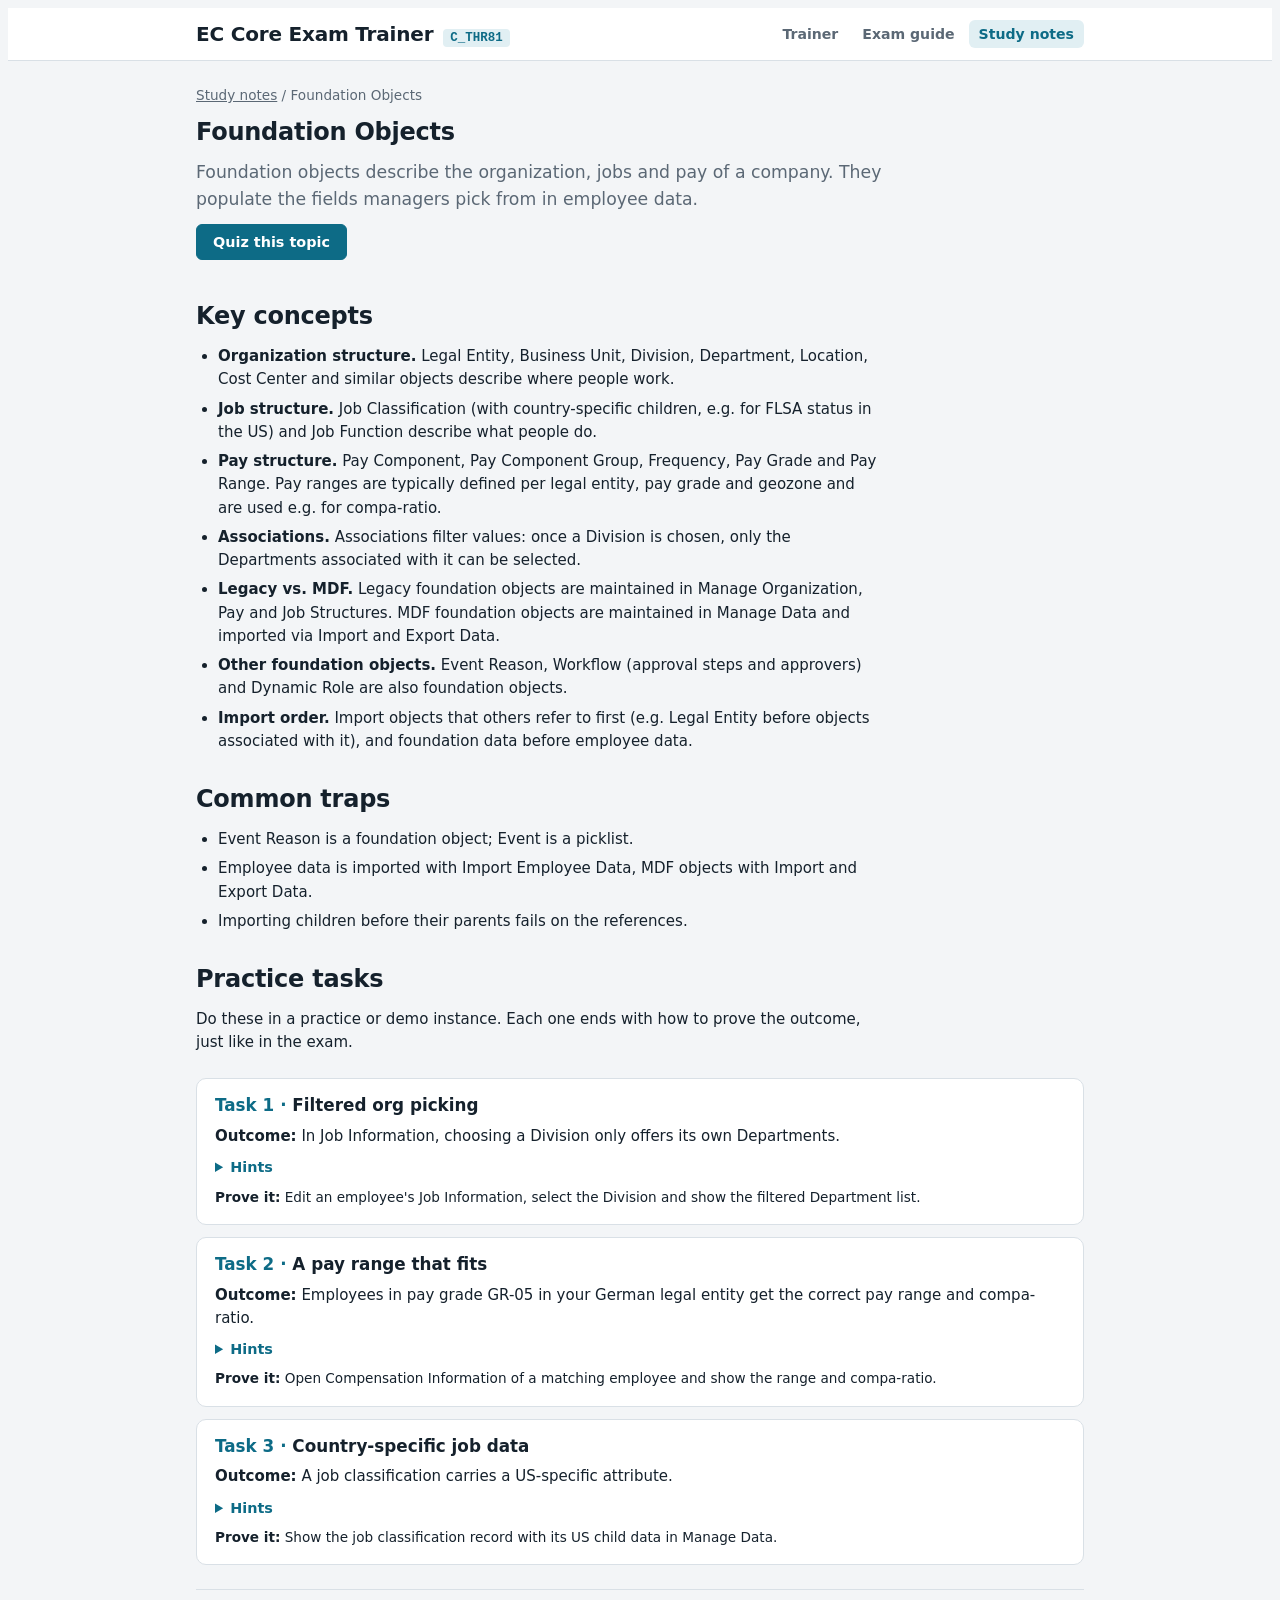
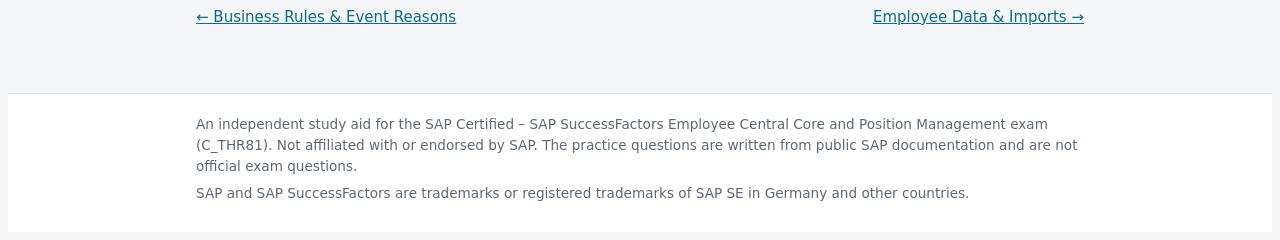
<file: notes/fo.html>
<!doctype html>
<html lang="en">
<head>
<meta charset="utf-8">
<meta name="viewport" content="width=device-width,initial-scale=1">
<title>Foundation Objects – C_THR81 study notes</title>
<meta name="description" content="Study notes, common traps and hands-on practice tasks on Foundation Objects for the C_THR81 Employee Central Core certification.">
<link rel="icon" href="data:image/svg+xml,%3Csvg xmlns='http://www.w3.org/2000/svg' viewBox='0 0 32 32'%3E%3Crect width='32' height='32' rx='7' fill='%230d6b86'/%3E%3Cpath d='M9 17l5 5 9-11' stroke='white' stroke-width='3.5' fill='none' stroke-linecap='round' stroke-linejoin='round'/%3E%3C/svg%3E">
<link rel="stylesheet" href="../assets/site.css">
</head>
<body>
<a class="skip" href="#main">Skip to content</a>
<header class="top plain">
  <div class="wrap">
    <div class="topin">
      <a class="brand" href="../index.html"><h1>EC Core Exam Trainer</h1><span class="code">C_THR81</span></a>
      <nav class="site" aria-label="Site"><a href="../index.html">Trainer</a><a href="../guide.html">Exam guide</a><a href="../notes/index.html" aria-current="page">Study notes</a></nav>
    </div>
  </div>
</header>
<main class="wrap" id="main">
  <section class="stack">
    <p class="crumbs"><a href="index.html">Study notes</a> / Foundation Objects</p>
    <h2>Foundation Objects</h2>
    <p class="lede">Foundation objects describe the organization, jobs and pay of a company. They populate the fields managers pick from in employee data.</p>
    <div class="row"><a class="btn primary" href="../index.html#quiz=fo">Quiz this topic</a></div>
  </section>
  <article class="prose">
    <h2>Key concepts</h2>
    <ul><li><b>Organization structure.</b> Legal Entity, Business Unit, Division, Department, Location, Cost Center and similar objects describe where people work.</li><li><b>Job structure.</b> Job Classification (with country-specific children, e.g. for FLSA status in the US) and Job Function describe what people do.</li><li><b>Pay structure.</b> Pay Component, Pay Component Group, Frequency, Pay Grade and Pay Range. Pay ranges are typically defined per legal entity, pay grade and geozone and are used e.g. for compa-ratio.</li><li><b>Associations.</b> Associations filter values: once a Division is chosen, only the Departments associated with it can be selected.</li><li><b>Legacy vs. MDF.</b> Legacy foundation objects are maintained in Manage Organization, Pay and Job Structures. MDF foundation objects are maintained in Manage Data and imported via Import and Export Data.</li><li><b>Other foundation objects.</b> Event Reason, Workflow (approval steps and approvers) and Dynamic Role are also foundation objects.</li><li><b>Import order.</b> Import objects that others refer to first (e.g. Legal Entity before objects associated with it), and foundation data before employee data.</li></ul>
    <h2>Common traps</h2>
    <ul><li>Event Reason is a foundation object; Event is a picklist.</li><li>Employee data is imported with Import Employee Data, MDF objects with Import and Export Data.</li><li>Importing children before their parents fails on the references.</li></ul>
    <h2>Practice tasks</h2>
    <p>Do these in a practice or demo instance. Each one ends with how to prove the outcome, just like in the exam.</p>
  </article>
  <section class="tasks"><div class="task"><h3>Filtered org picking</h3><p><b>Outcome:</b> In Job Information, choosing a Division only offers its own Departments.</p>
      <details><summary>Hints</summary><ol><li>Check the association between Department and Division in the object definition.</li><li>Create a Division and two Departments assigned to it in Manage Data.</li></ol></details>
      <p class="small"><b>Prove it:</b> Edit an employee's Job Information, select the Division and show the filtered Department list.</p></div><div class="task"><h3>A pay range that fits</h3><p><b>Outcome:</b> Employees in pay grade GR-05 in your German legal entity get the correct pay range and compa-ratio.</p>
      <details><summary>Hints</summary><ol><li>Create or check the Geozone, Pay Grade and Pay Range records.</li><li>Link the pay range to legal entity, pay grade and geozone.</li></ol></details>
      <p class="small"><b>Prove it:</b> Open Compensation Information of a matching employee and show the range and compa-ratio.</p></div><div class="task"><h3>Country-specific job data</h3><p><b>Outcome:</b> A job classification carries a US-specific attribute.</p>
      <details><summary>Hints</summary><ol><li>Maintain the country-specific child of the Job Classification record.</li></ol></details>
      <p class="small"><b>Prove it:</b> Show the job classification record with its US child data in Manage Data.</p></div></section>
  <nav class="pager" aria-label="Topic navigation"><a href="rules.html">← Business Rules & Event Reasons</a><a href="empdata.html">Employee Data & Imports →</a></nav>
</main>
<footer class="site">
  <div class="wrap">
    <p>An independent study aid for the SAP Certified – SAP SuccessFactors Employee Central Core and Position Management exam (C_THR81). Not affiliated with or endorsed by SAP. The practice questions are written from public SAP documentation and are not official exam questions.</p>
    <p>SAP and SAP SuccessFactors are trademarks or registered trademarks of SAP SE in Germany and other countries.</p>
  </div>
</footer>
</body>
</html>
</file>
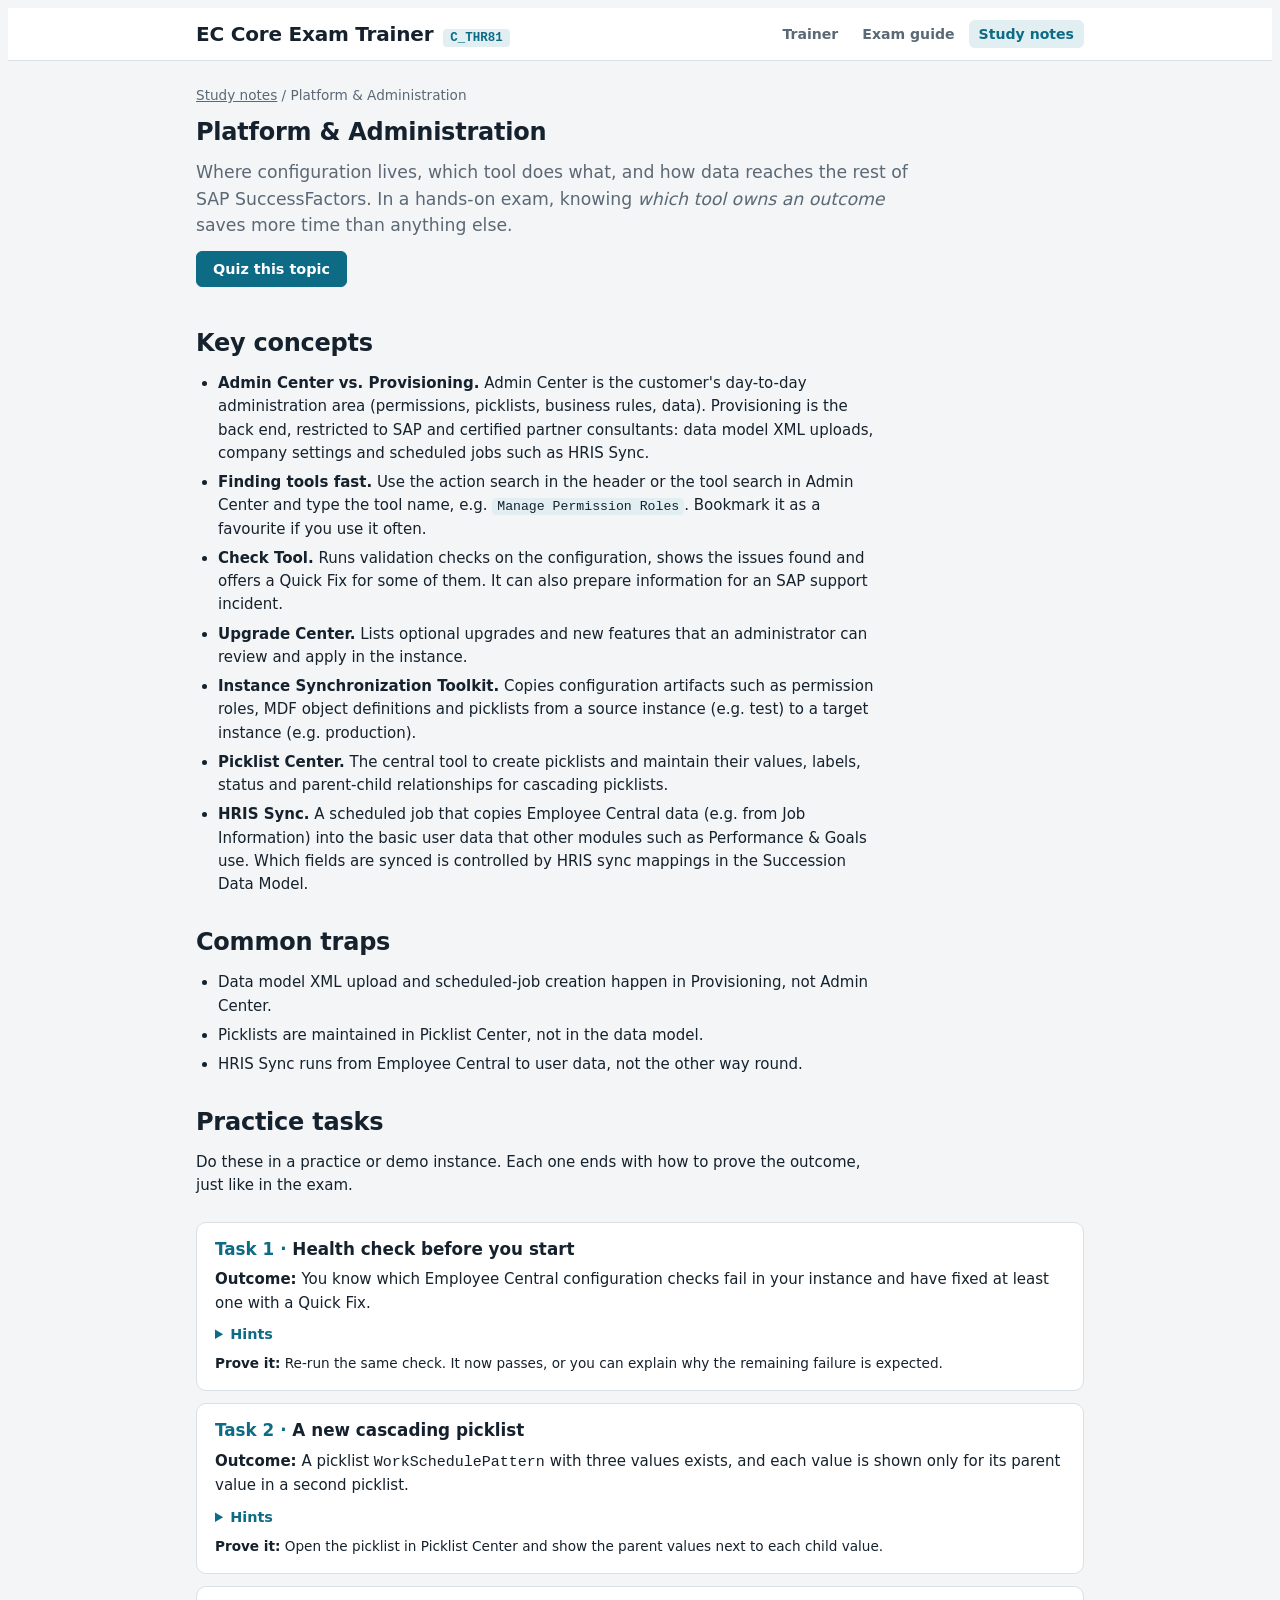
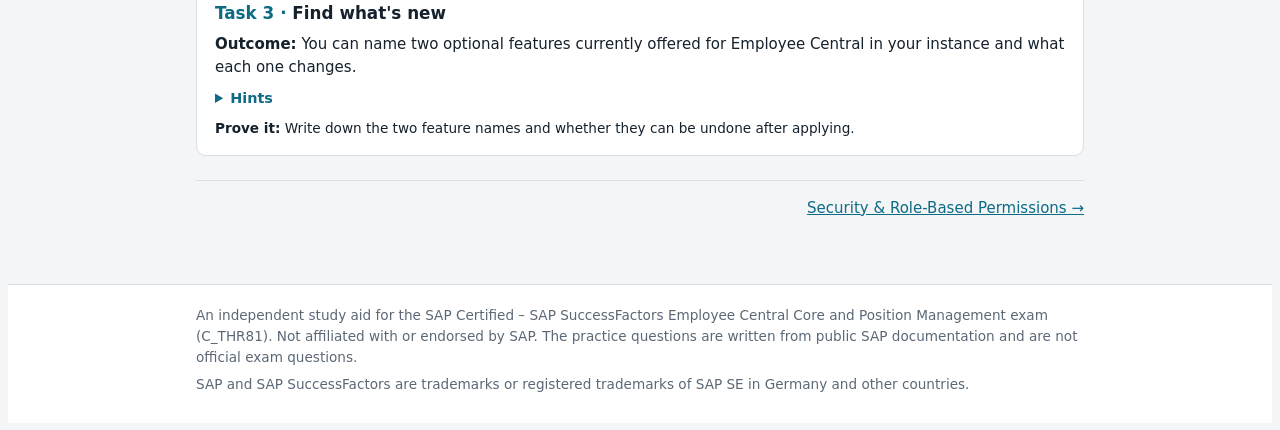
<file: notes/platform.html>
<!doctype html>
<html lang="en">
<head>
<meta charset="utf-8">
<meta name="viewport" content="width=device-width,initial-scale=1">
<title>Platform & Administration – C_THR81 study notes</title>
<meta name="description" content="Study notes, common traps and hands-on practice tasks on Platform & Administration for the C_THR81 Employee Central Core certification.">
<link rel="icon" href="data:image/svg+xml,%3Csvg xmlns='http://www.w3.org/2000/svg' viewBox='0 0 32 32'%3E%3Crect width='32' height='32' rx='7' fill='%230d6b86'/%3E%3Cpath d='M9 17l5 5 9-11' stroke='white' stroke-width='3.5' fill='none' stroke-linecap='round' stroke-linejoin='round'/%3E%3C/svg%3E">
<link rel="stylesheet" href="../assets/site.css">
</head>
<body>
<a class="skip" href="#main">Skip to content</a>
<header class="top plain">
  <div class="wrap">
    <div class="topin">
      <a class="brand" href="../index.html"><h1>EC Core Exam Trainer</h1><span class="code">C_THR81</span></a>
      <nav class="site" aria-label="Site"><a href="../index.html">Trainer</a><a href="../guide.html">Exam guide</a><a href="../notes/index.html" aria-current="page">Study notes</a></nav>
    </div>
  </div>
</header>
<main class="wrap" id="main">
  <section class="stack">
    <p class="crumbs"><a href="index.html">Study notes</a> / Platform & Administration</p>
    <h2>Platform & Administration</h2>
    <p class="lede">Where configuration lives, which tool does what, and how data reaches the rest of SAP SuccessFactors. In a hands-on exam, knowing <em>which tool owns an outcome</em> saves more time than anything else.</p>
    <div class="row"><a class="btn primary" href="../index.html#quiz=platform">Quiz this topic</a></div>
  </section>
  <article class="prose">
    <h2>Key concepts</h2>
    <ul><li><b>Admin Center vs. Provisioning.</b> Admin Center is the customer's day-to-day administration area (permissions, picklists, business rules, data). Provisioning is the back end, restricted to SAP and certified partner consultants: data model XML uploads, company settings and scheduled jobs such as HRIS Sync.</li><li><b>Finding tools fast.</b> Use the action search in the header or the tool search in Admin Center and type the tool name, e.g. <code>Manage Permission Roles</code>. Bookmark it as a favourite if you use it often.</li><li><b>Check Tool.</b> Runs validation checks on the configuration, shows the issues found and offers a Quick Fix for some of them. It can also prepare information for an SAP support incident.</li><li><b>Upgrade Center.</b> Lists optional upgrades and new features that an administrator can review and apply in the instance.</li><li><b>Instance Synchronization Toolkit.</b> Copies configuration artifacts such as permission roles, MDF object definitions and picklists from a source instance (e.g. test) to a target instance (e.g. production).</li><li><b>Picklist Center.</b> The central tool to create picklists and maintain their values, labels, status and parent-child relationships for cascading picklists.</li><li><b>HRIS Sync.</b> A scheduled job that copies Employee Central data (e.g. from Job Information) into the basic user data that other modules such as Performance & Goals use. Which fields are synced is controlled by HRIS sync mappings in the Succession Data Model.</li></ul>
    <h2>Common traps</h2>
    <ul><li>Data model XML upload and scheduled-job creation happen in Provisioning, not Admin Center.</li><li>Picklists are maintained in Picklist Center, not in the data model.</li><li>HRIS Sync runs from Employee Central to user data, not the other way round.</li></ul>
    <h2>Practice tasks</h2>
    <p>Do these in a practice or demo instance. Each one ends with how to prove the outcome, just like in the exam.</p>
  </article>
  <section class="tasks"><div class="task"><h3>Health check before you start</h3><p><b>Outcome:</b> You know which Employee Central configuration checks fail in your instance and have fixed at least one with a Quick Fix.</p>
      <details><summary>Hints</summary><ol><li>Open the Check Tool via the action search.</li><li>Filter on the Employee Central application and run the checks.</li><li>Open a failed check, read the details and apply the Quick Fix if one is offered.</li></ol></details>
      <p class="small"><b>Prove it:</b> Re-run the same check. It now passes, or you can explain why the remaining failure is expected.</p></div><div class="task"><h3>A new cascading picklist</h3><p><b>Outcome:</b> A picklist <code>WorkSchedulePattern</code> with three values exists, and each value is shown only for its parent value in a second picklist.</p>
      <details><summary>Hints</summary><ol><li>Create both picklists in Picklist Center.</li><li>Give each child value a parent picklist value.</li><li>Keep the values Active.</li></ol></details>
      <p class="small"><b>Prove it:</b> Open the picklist in Picklist Center and show the parent values next to each child value.</p></div><div class="task"><h3>Find what's new</h3><p><b>Outcome:</b> You can name two optional features currently offered for Employee Central in your instance and what each one changes.</p>
      <details><summary>Hints</summary><ol><li>Open Upgrade Center.</li><li>Read the detail page of an Employee Central upgrade before applying anything.</li></ol></details>
      <p class="small"><b>Prove it:</b> Write down the two feature names and whether they can be undone after applying.</p></div></section>
  <nav class="pager" aria-label="Topic navigation"><span></span><a href="rbp.html">Security & Role-Based Permissions →</a></nav>
</main>
<footer class="site">
  <div class="wrap">
    <p>An independent study aid for the SAP Certified – SAP SuccessFactors Employee Central Core and Position Management exam (C_THR81). Not affiliated with or endorsed by SAP. The practice questions are written from public SAP documentation and are not official exam questions.</p>
    <p>SAP and SAP SuccessFactors are trademarks or registered trademarks of SAP SE in Germany and other countries.</p>
  </div>
</footer>
</body>
</html>
</file>
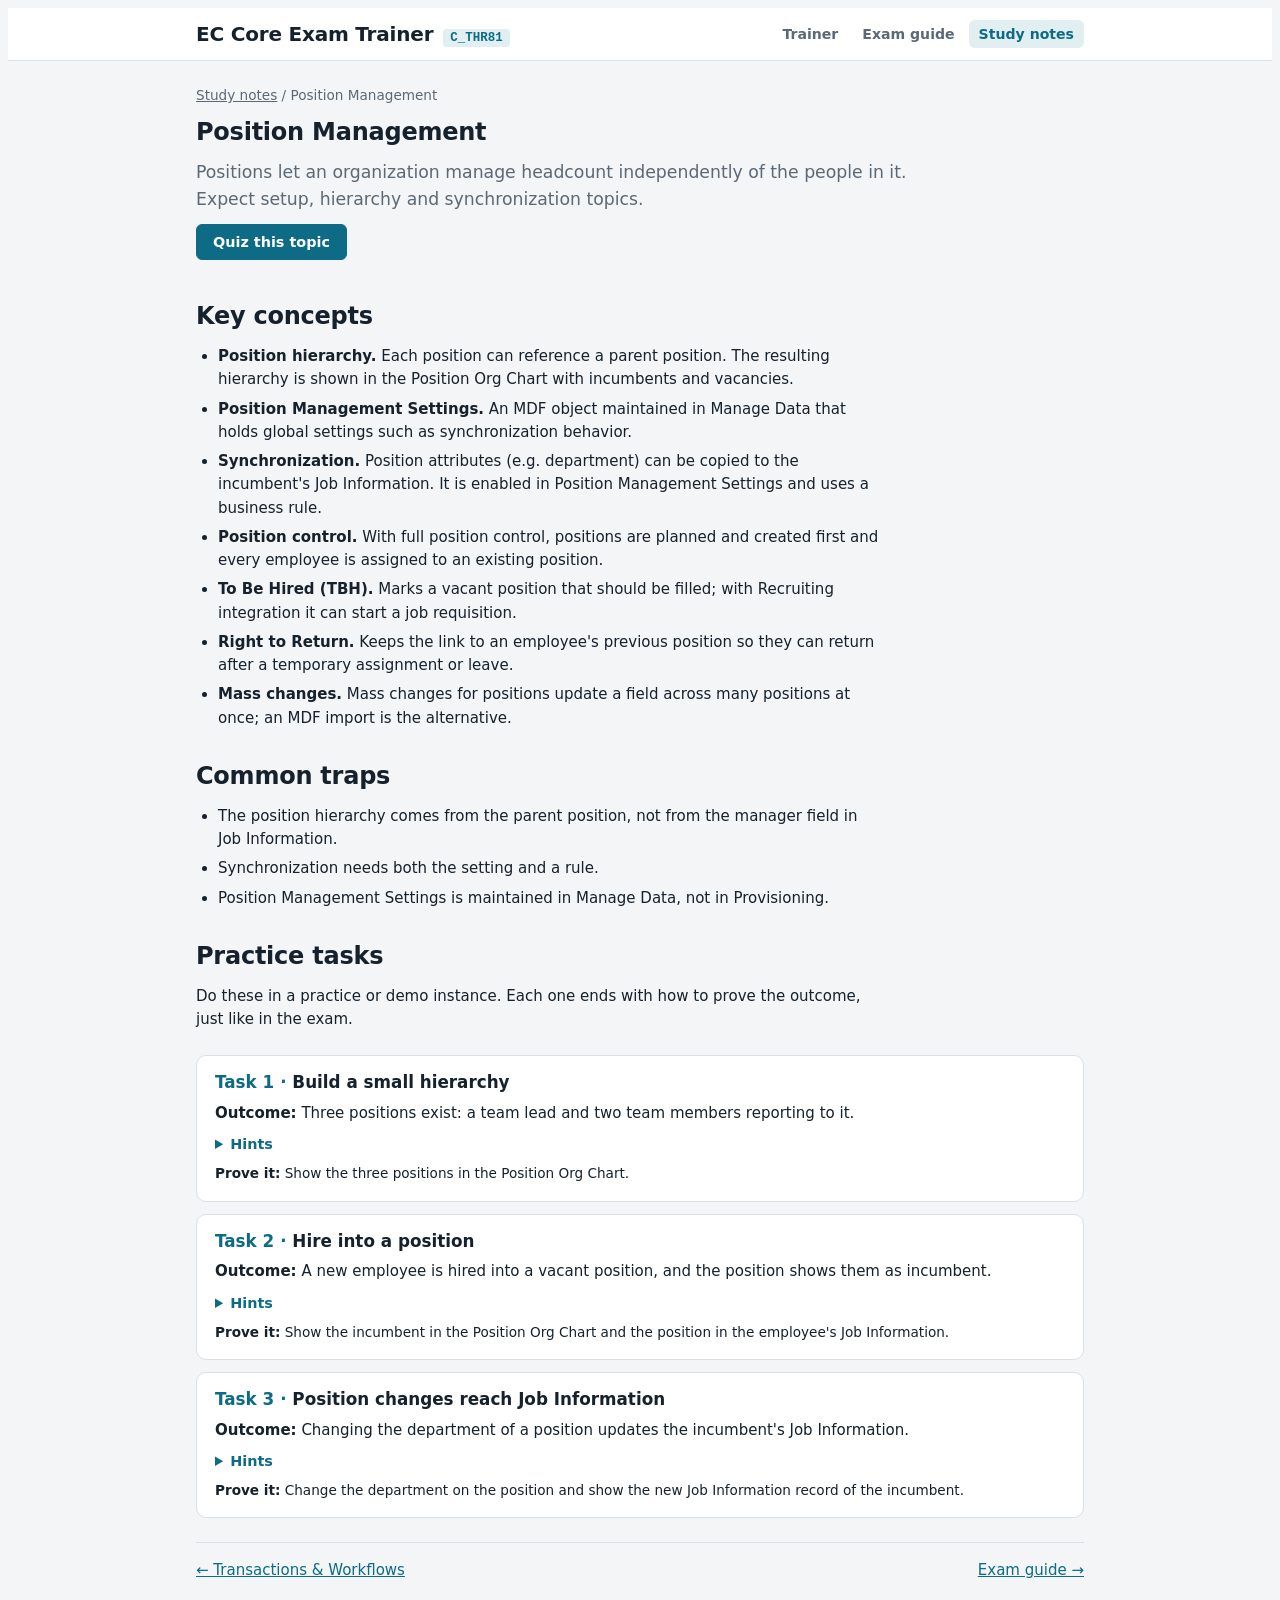
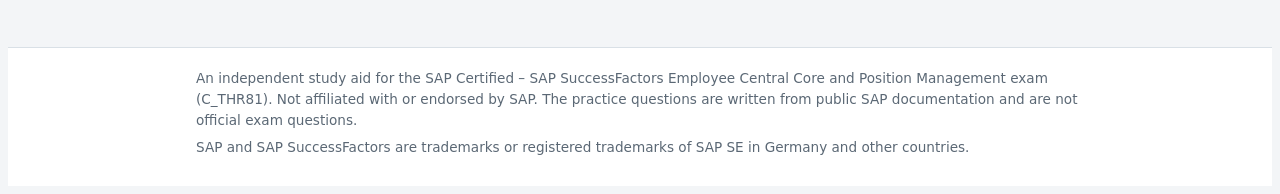
<file: notes/pm.html>
<!doctype html>
<html lang="en">
<head>
<meta charset="utf-8">
<meta name="viewport" content="width=device-width,initial-scale=1">
<title>Position Management – C_THR81 study notes</title>
<meta name="description" content="Study notes, common traps and hands-on practice tasks on Position Management for the C_THR81 Employee Central Core certification.">
<link rel="icon" href="data:image/svg+xml,%3Csvg xmlns='http://www.w3.org/2000/svg' viewBox='0 0 32 32'%3E%3Crect width='32' height='32' rx='7' fill='%230d6b86'/%3E%3Cpath d='M9 17l5 5 9-11' stroke='white' stroke-width='3.5' fill='none' stroke-linecap='round' stroke-linejoin='round'/%3E%3C/svg%3E">
<link rel="stylesheet" href="../assets/site.css">
</head>
<body>
<a class="skip" href="#main">Skip to content</a>
<header class="top plain">
  <div class="wrap">
    <div class="topin">
      <a class="brand" href="../index.html"><h1>EC Core Exam Trainer</h1><span class="code">C_THR81</span></a>
      <nav class="site" aria-label="Site"><a href="../index.html">Trainer</a><a href="../guide.html">Exam guide</a><a href="../notes/index.html" aria-current="page">Study notes</a></nav>
    </div>
  </div>
</header>
<main class="wrap" id="main">
  <section class="stack">
    <p class="crumbs"><a href="index.html">Study notes</a> / Position Management</p>
    <h2>Position Management</h2>
    <p class="lede">Positions let an organization manage headcount independently of the people in it. Expect setup, hierarchy and synchronization topics.</p>
    <div class="row"><a class="btn primary" href="../index.html#quiz=pm">Quiz this topic</a></div>
  </section>
  <article class="prose">
    <h2>Key concepts</h2>
    <ul><li><b>Position hierarchy.</b> Each position can reference a parent position. The resulting hierarchy is shown in the Position Org Chart with incumbents and vacancies.</li><li><b>Position Management Settings.</b> An MDF object maintained in Manage Data that holds global settings such as synchronization behavior.</li><li><b>Synchronization.</b> Position attributes (e.g. department) can be copied to the incumbent's Job Information. It is enabled in Position Management Settings and uses a business rule.</li><li><b>Position control.</b> With full position control, positions are planned and created first and every employee is assigned to an existing position.</li><li><b>To Be Hired (TBH).</b> Marks a vacant position that should be filled; with Recruiting integration it can start a job requisition.</li><li><b>Right to Return.</b> Keeps the link to an employee's previous position so they can return after a temporary assignment or leave.</li><li><b>Mass changes.</b> Mass changes for positions update a field across many positions at once; an MDF import is the alternative.</li></ul>
    <h2>Common traps</h2>
    <ul><li>The position hierarchy comes from the parent position, not from the manager field in Job Information.</li><li>Synchronization needs both the setting and a rule.</li><li>Position Management Settings is maintained in Manage Data, not in Provisioning.</li></ul>
    <h2>Practice tasks</h2>
    <p>Do these in a practice or demo instance. Each one ends with how to prove the outcome, just like in the exam.</p>
  </article>
  <section class="tasks"><div class="task"><h3>Build a small hierarchy</h3><p><b>Outcome:</b> Three positions exist: a team lead and two team members reporting to it.</p>
      <details><summary>Hints</summary><ol><li>Create the positions in the Position Org Chart or Manage Data.</li><li>Set the parent position on the two team-member positions.</li></ol></details>
      <p class="small"><b>Prove it:</b> Show the three positions in the Position Org Chart.</p></div><div class="task"><h3>Hire into a position</h3><p><b>Outcome:</b> A new employee is hired into a vacant position, and the position shows them as incumbent.</p>
      <details><summary>Hints</summary><ol><li>Mark the position as To Be Hired.</li><li>Select the position in Add New Employee.</li></ol></details>
      <p class="small"><b>Prove it:</b> Show the incumbent in the Position Org Chart and the position in the employee's Job Information.</p></div><div class="task"><h3>Position changes reach Job Information</h3><p><b>Outcome:</b> Changing the department of a position updates the incumbent's Job Information.</p>
      <details><summary>Hints</summary><ol><li>Check synchronization in Position Management Settings.</li><li>Check or create the synchronization rule.</li></ol></details>
      <p class="small"><b>Prove it:</b> Change the department on the position and show the new Job Information record of the incumbent.</p></div></section>
  <nav class="pager" aria-label="Topic navigation"><a href="workflow.html">← Transactions & Workflows</a><a href="../guide.html">Exam guide →</a></nav>
</main>
<footer class="site">
  <div class="wrap">
    <p>An independent study aid for the SAP Certified – SAP SuccessFactors Employee Central Core and Position Management exam (C_THR81). Not affiliated with or endorsed by SAP. The practice questions are written from public SAP documentation and are not official exam questions.</p>
    <p>SAP and SAP SuccessFactors are trademarks or registered trademarks of SAP SE in Germany and other countries.</p>
  </div>
</footer>
</body>
</html>
</file>
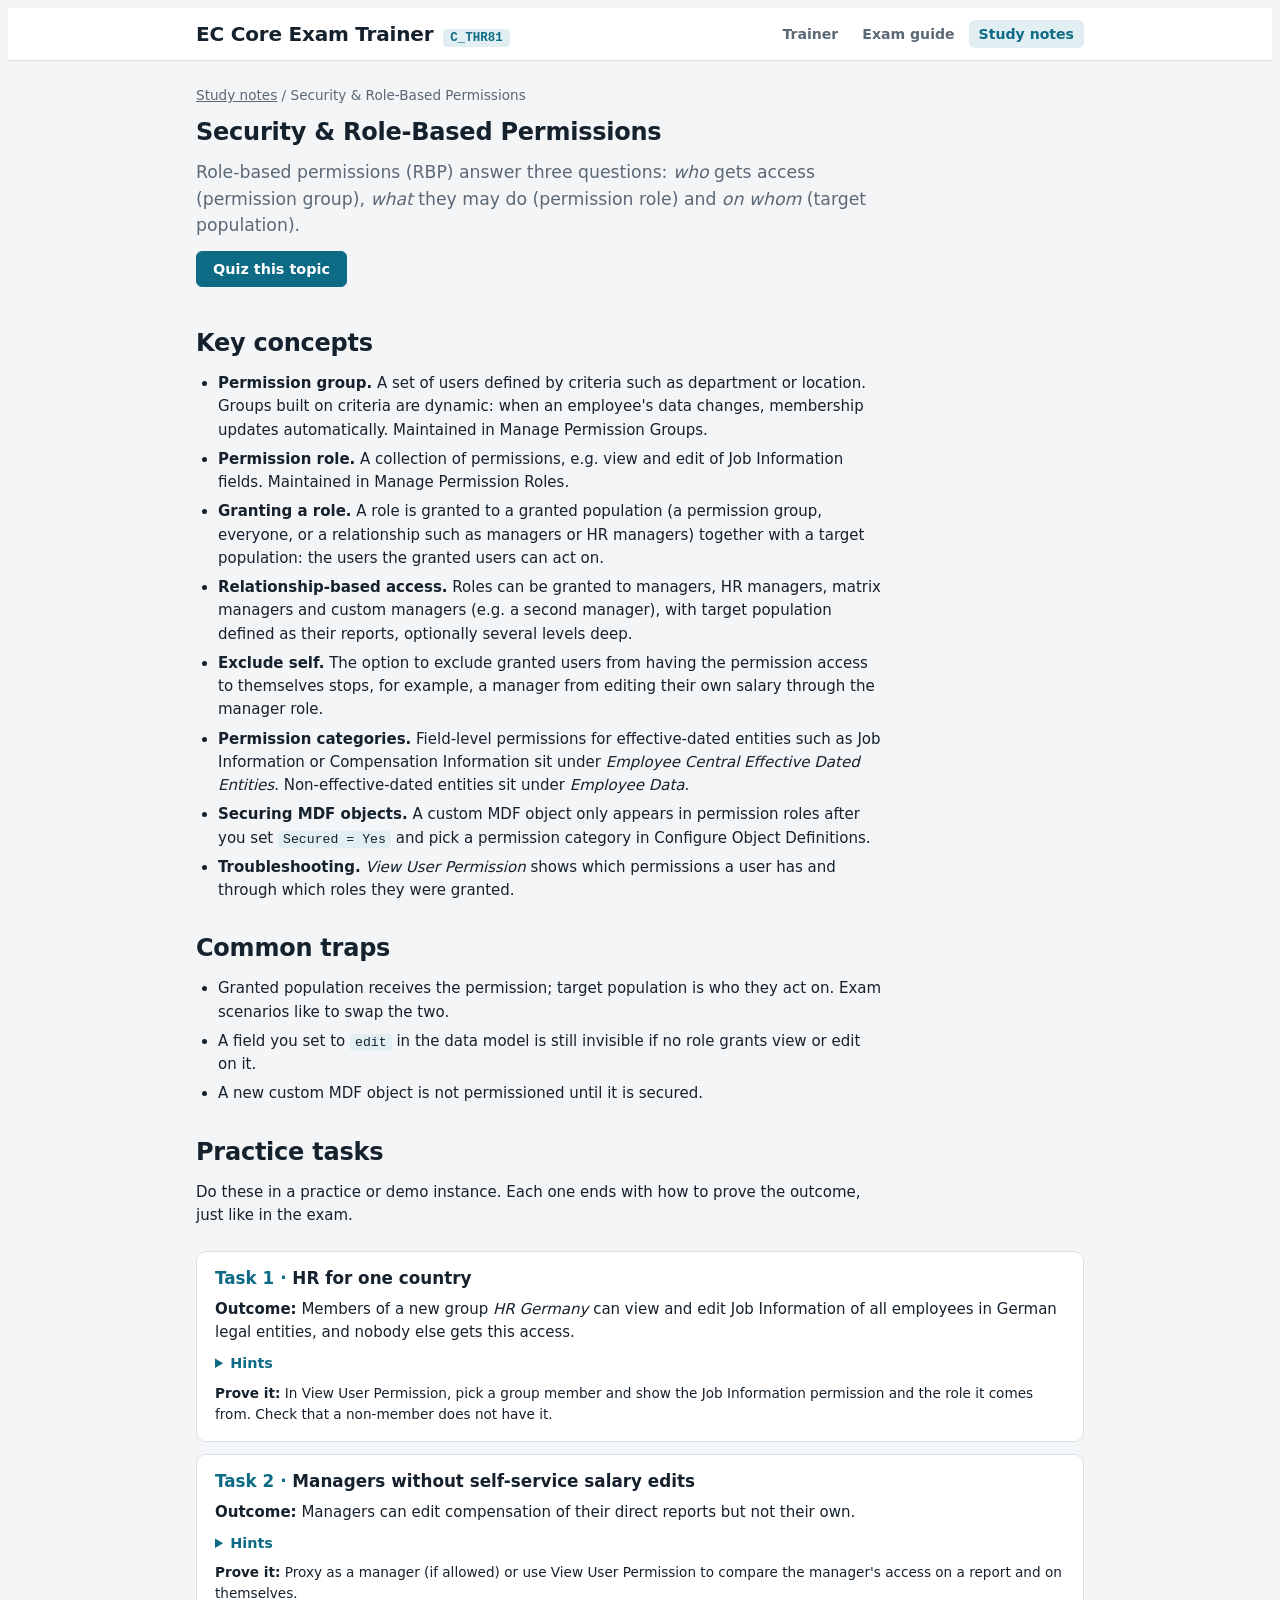
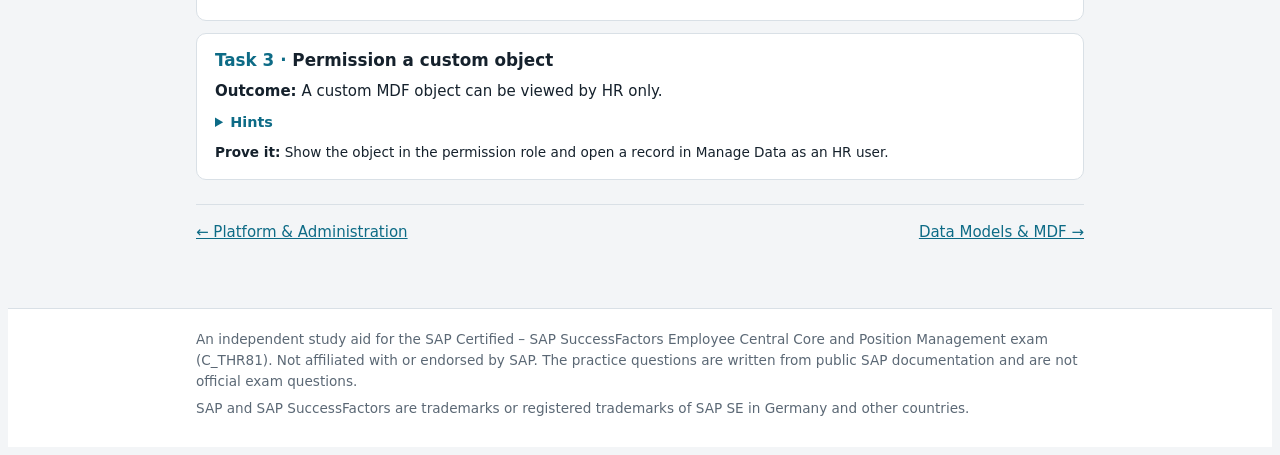
<file: notes/rbp.html>
<!doctype html>
<html lang="en">
<head>
<meta charset="utf-8">
<meta name="viewport" content="width=device-width,initial-scale=1">
<title>Security & Role-Based Permissions – C_THR81 study notes</title>
<meta name="description" content="Study notes, common traps and hands-on practice tasks on Security & Role-Based Permissions for the C_THR81 Employee Central Core certification.">
<link rel="icon" href="data:image/svg+xml,%3Csvg xmlns='http://www.w3.org/2000/svg' viewBox='0 0 32 32'%3E%3Crect width='32' height='32' rx='7' fill='%230d6b86'/%3E%3Cpath d='M9 17l5 5 9-11' stroke='white' stroke-width='3.5' fill='none' stroke-linecap='round' stroke-linejoin='round'/%3E%3C/svg%3E">
<link rel="stylesheet" href="../assets/site.css">
</head>
<body>
<a class="skip" href="#main">Skip to content</a>
<header class="top plain">
  <div class="wrap">
    <div class="topin">
      <a class="brand" href="../index.html"><h1>EC Core Exam Trainer</h1><span class="code">C_THR81</span></a>
      <nav class="site" aria-label="Site"><a href="../index.html">Trainer</a><a href="../guide.html">Exam guide</a><a href="../notes/index.html" aria-current="page">Study notes</a></nav>
    </div>
  </div>
</header>
<main class="wrap" id="main">
  <section class="stack">
    <p class="crumbs"><a href="index.html">Study notes</a> / Security & Role-Based Permissions</p>
    <h2>Security & Role-Based Permissions</h2>
    <p class="lede">Role-based permissions (RBP) answer three questions: <em>who</em> gets access (permission group), <em>what</em> they may do (permission role) and <em>on whom</em> (target population).</p>
    <div class="row"><a class="btn primary" href="../index.html#quiz=rbp">Quiz this topic</a></div>
  </section>
  <article class="prose">
    <h2>Key concepts</h2>
    <ul><li><b>Permission group.</b> A set of users defined by criteria such as department or location. Groups built on criteria are dynamic: when an employee's data changes, membership updates automatically. Maintained in Manage Permission Groups.</li><li><b>Permission role.</b> A collection of permissions, e.g. view and edit of Job Information fields. Maintained in Manage Permission Roles.</li><li><b>Granting a role.</b> A role is granted to a granted population (a permission group, everyone, or a relationship such as managers or HR managers) together with a target population: the users the granted users can act on.</li><li><b>Relationship-based access.</b> Roles can be granted to managers, HR managers, matrix managers and custom managers (e.g. a second manager), with target population defined as their reports, optionally several levels deep.</li><li><b>Exclude self.</b> The option to exclude granted users from having the permission access to themselves stops, for example, a manager from editing their own salary through the manager role.</li><li><b>Permission categories.</b> Field-level permissions for effective-dated entities such as Job Information or Compensation Information sit under <em>Employee Central Effective Dated Entities</em>. Non-effective-dated entities sit under <em>Employee Data</em>.</li><li><b>Securing MDF objects.</b> A custom MDF object only appears in permission roles after you set <code>Secured = Yes</code> and pick a permission category in Configure Object Definitions.</li><li><b>Troubleshooting.</b> <em>View User Permission</em> shows which permissions a user has and through which roles they were granted.</li></ul>
    <h2>Common traps</h2>
    <ul><li>Granted population receives the permission; target population is who they act on. Exam scenarios like to swap the two.</li><li>A field you set to <code>edit</code> in the data model is still invisible if no role grants view or edit on it.</li><li>A new custom MDF object is not permissioned until it is secured.</li></ul>
    <h2>Practice tasks</h2>
    <p>Do these in a practice or demo instance. Each one ends with how to prove the outcome, just like in the exam.</p>
  </article>
  <section class="tasks"><div class="task"><h3>HR for one country</h3><p><b>Outcome:</b> Members of a new group <em>HR Germany</em> can view and edit Job Information of all employees in German legal entities, and nobody else gets this access.</p>
      <details><summary>Hints</summary><ol><li>Create a dynamic permission group by criteria (e.g. legal entity or country).</li><li>Create a role with Job Information view and edit under Employee Central Effective Dated Entities.</li><li>Grant it to the group with a target population of German employees.</li></ol></details>
      <p class="small"><b>Prove it:</b> In View User Permission, pick a group member and show the Job Information permission and the role it comes from. Check that a non-member does not have it.</p></div><div class="task"><h3>Managers without self-service salary edits</h3><p><b>Outcome:</b> Managers can edit compensation of their direct reports but not their own.</p>
      <details><summary>Hints</summary><ol><li>Grant the role to managers with target population of direct reports.</li><li>Use the option that excludes granted users from accessing themselves.</li></ol></details>
      <p class="small"><b>Prove it:</b> Proxy as a manager (if allowed) or use View User Permission to compare the manager's access on a report and on themselves.</p></div><div class="task"><h3>Permission a custom object</h3><p><b>Outcome:</b> A custom MDF object can be viewed by HR only.</p>
      <details><summary>Hints</summary><ol><li>Secure the object and give it a permission category in Configure Object Definitions.</li><li>Add view/edit for the object to the HR role.</li></ol></details>
      <p class="small"><b>Prove it:</b> Show the object in the permission role and open a record in Manage Data as an HR user.</p></div></section>
  <nav class="pager" aria-label="Topic navigation"><a href="platform.html">← Platform & Administration</a><a href="datamodel.html">Data Models & MDF →</a></nav>
</main>
<footer class="site">
  <div class="wrap">
    <p>An independent study aid for the SAP Certified – SAP SuccessFactors Employee Central Core and Position Management exam (C_THR81). Not affiliated with or endorsed by SAP. The practice questions are written from public SAP documentation and are not official exam questions.</p>
    <p>SAP and SAP SuccessFactors are trademarks or registered trademarks of SAP SE in Germany and other countries.</p>
  </div>
</footer>
</body>
</html>
</file>
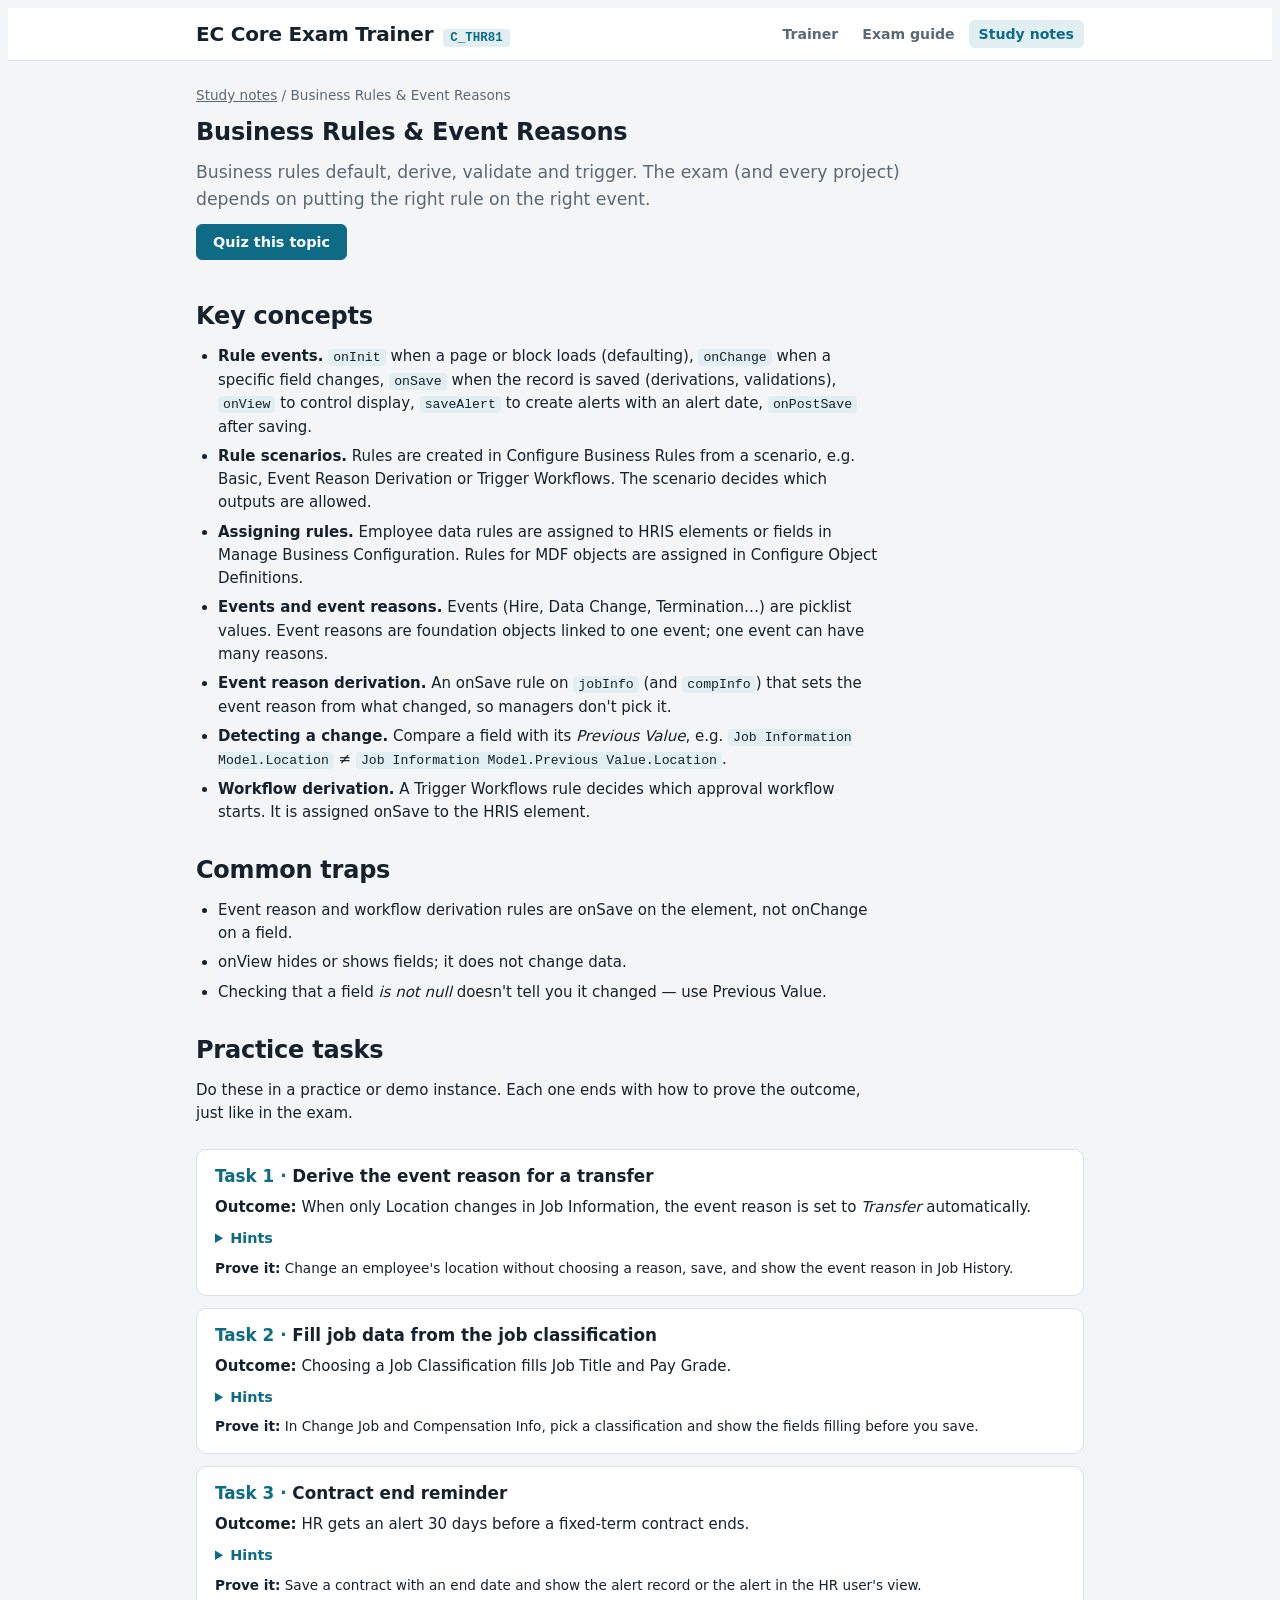
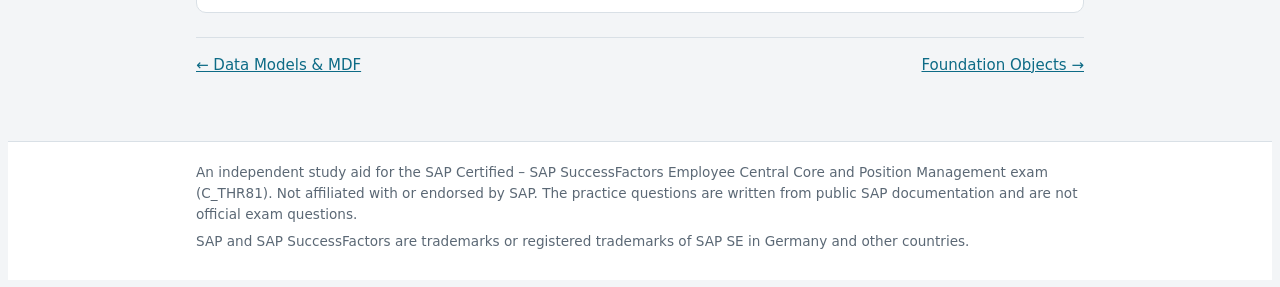
<file: notes/rules.html>
<!doctype html>
<html lang="en">
<head>
<meta charset="utf-8">
<meta name="viewport" content="width=device-width,initial-scale=1">
<title>Business Rules & Event Reasons – C_THR81 study notes</title>
<meta name="description" content="Study notes, common traps and hands-on practice tasks on Business Rules & Event Reasons for the C_THR81 Employee Central Core certification.">
<link rel="icon" href="data:image/svg+xml,%3Csvg xmlns='http://www.w3.org/2000/svg' viewBox='0 0 32 32'%3E%3Crect width='32' height='32' rx='7' fill='%230d6b86'/%3E%3Cpath d='M9 17l5 5 9-11' stroke='white' stroke-width='3.5' fill='none' stroke-linecap='round' stroke-linejoin='round'/%3E%3C/svg%3E">
<link rel="stylesheet" href="../assets/site.css">
</head>
<body>
<a class="skip" href="#main">Skip to content</a>
<header class="top plain">
  <div class="wrap">
    <div class="topin">
      <a class="brand" href="../index.html"><h1>EC Core Exam Trainer</h1><span class="code">C_THR81</span></a>
      <nav class="site" aria-label="Site"><a href="../index.html">Trainer</a><a href="../guide.html">Exam guide</a><a href="../notes/index.html" aria-current="page">Study notes</a></nav>
    </div>
  </div>
</header>
<main class="wrap" id="main">
  <section class="stack">
    <p class="crumbs"><a href="index.html">Study notes</a> / Business Rules & Event Reasons</p>
    <h2>Business Rules & Event Reasons</h2>
    <p class="lede">Business rules default, derive, validate and trigger. The exam (and every project) depends on putting the right rule on the right event.</p>
    <div class="row"><a class="btn primary" href="../index.html#quiz=rules">Quiz this topic</a></div>
  </section>
  <article class="prose">
    <h2>Key concepts</h2>
    <ul><li><b>Rule events.</b> <code>onInit</code> when a page or block loads (defaulting), <code>onChange</code> when a specific field changes, <code>onSave</code> when the record is saved (derivations, validations), <code>onView</code> to control display, <code>saveAlert</code> to create alerts with an alert date, <code>onPostSave</code> after saving.</li><li><b>Rule scenarios.</b> Rules are created in Configure Business Rules from a scenario, e.g. Basic, Event Reason Derivation or Trigger Workflows. The scenario decides which outputs are allowed.</li><li><b>Assigning rules.</b> Employee data rules are assigned to HRIS elements or fields in Manage Business Configuration. Rules for MDF objects are assigned in Configure Object Definitions.</li><li><b>Events and event reasons.</b> Events (Hire, Data Change, Termination…) are picklist values. Event reasons are foundation objects linked to one event; one event can have many reasons.</li><li><b>Event reason derivation.</b> An onSave rule on <code>jobInfo</code> (and <code>compInfo</code>) that sets the event reason from what changed, so managers don't pick it.</li><li><b>Detecting a change.</b> Compare a field with its <em>Previous Value</em>, e.g. <code>Job Information Model.Location</code> ≠ <code>Job Information Model.Previous Value.Location</code>.</li><li><b>Workflow derivation.</b> A Trigger Workflows rule decides which approval workflow starts. It is assigned onSave to the HRIS element.</li></ul>
    <h2>Common traps</h2>
    <ul><li>Event reason and workflow derivation rules are onSave on the element, not onChange on a field.</li><li>onView hides or shows fields; it does not change data.</li><li>Checking that a field <em>is not null</em> doesn't tell you it changed — use Previous Value.</li></ul>
    <h2>Practice tasks</h2>
    <p>Do these in a practice or demo instance. Each one ends with how to prove the outcome, just like in the exam.</p>
  </article>
  <section class="tasks"><div class="task"><h3>Derive the event reason for a transfer</h3><p><b>Outcome:</b> When only Location changes in Job Information, the event reason is set to <em>Transfer</em> automatically.</p>
      <details><summary>Hints</summary><ol><li>Create an Event Reason Derivation rule.</li><li>Compare Location with its previous value.</li><li>Assign it onSave to jobInfo in Manage Business Configuration.</li></ol></details>
      <p class="small"><b>Prove it:</b> Change an employee's location without choosing a reason, save, and show the event reason in Job History.</p></div><div class="task"><h3>Fill job data from the job classification</h3><p><b>Outcome:</b> Choosing a Job Classification fills Job Title and Pay Grade.</p>
      <details><summary>Hints</summary><ol><li>Basic rule, onChange on the Job Classification field.</li><li>Set values from the Job Classification object.</li></ol></details>
      <p class="small"><b>Prove it:</b> In Change Job and Compensation Info, pick a classification and show the fields filling before you save.</p></div><div class="task"><h3>Contract end reminder</h3><p><b>Outcome:</b> HR gets an alert 30 days before a fixed-term contract ends.</p>
      <details><summary>Hints</summary><ol><li>Use a saveAlert rule with an alert date of contract end minus 30 days.</li><li>Assign it to the element that holds the contract end date.</li></ol></details>
      <p class="small"><b>Prove it:</b> Save a contract with an end date and show the alert record or the alert in the HR user's view.</p></div></section>
  <nav class="pager" aria-label="Topic navigation"><a href="datamodel.html">← Data Models & MDF</a><a href="fo.html">Foundation Objects →</a></nav>
</main>
<footer class="site">
  <div class="wrap">
    <p>An independent study aid for the SAP Certified – SAP SuccessFactors Employee Central Core and Position Management exam (C_THR81). Not affiliated with or endorsed by SAP. The practice questions are written from public SAP documentation and are not official exam questions.</p>
    <p>SAP and SAP SuccessFactors are trademarks or registered trademarks of SAP SE in Germany and other countries.</p>
  </div>
</footer>
</body>
</html>
</file>
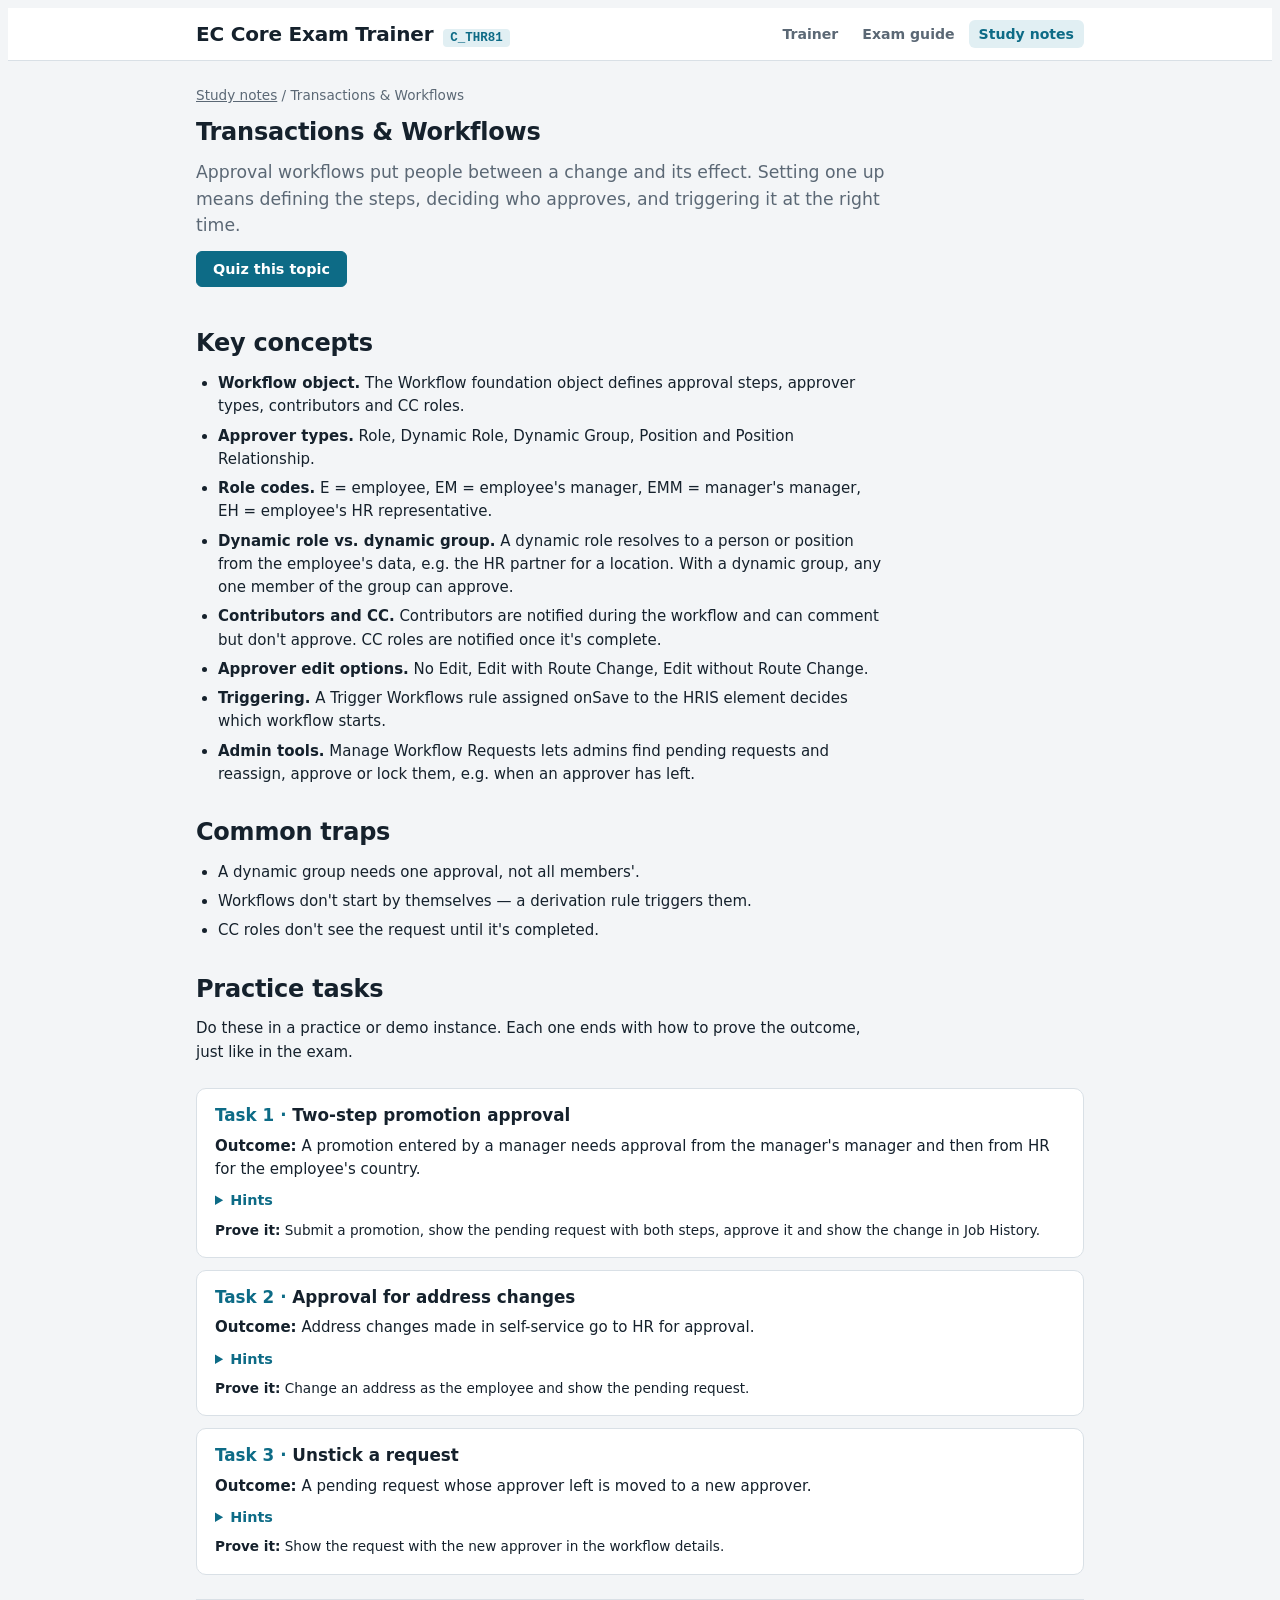
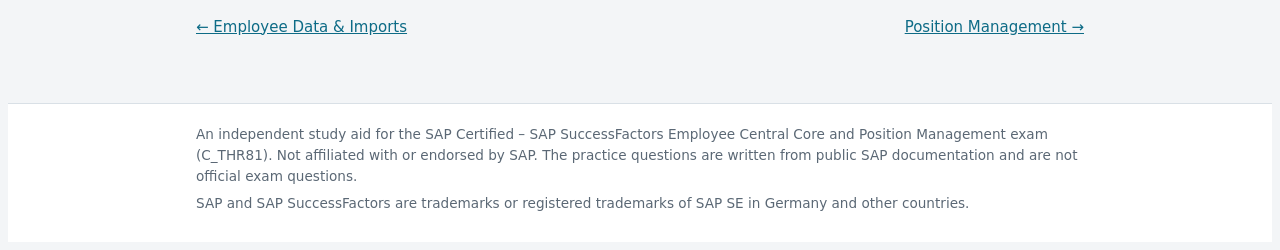
<file: notes/workflow.html>
<!doctype html>
<html lang="en">
<head>
<meta charset="utf-8">
<meta name="viewport" content="width=device-width,initial-scale=1">
<title>Transactions & Workflows – C_THR81 study notes</title>
<meta name="description" content="Study notes, common traps and hands-on practice tasks on Transactions & Workflows for the C_THR81 Employee Central Core certification.">
<link rel="icon" href="data:image/svg+xml,%3Csvg xmlns='http://www.w3.org/2000/svg' viewBox='0 0 32 32'%3E%3Crect width='32' height='32' rx='7' fill='%230d6b86'/%3E%3Cpath d='M9 17l5 5 9-11' stroke='white' stroke-width='3.5' fill='none' stroke-linecap='round' stroke-linejoin='round'/%3E%3C/svg%3E">
<link rel="stylesheet" href="../assets/site.css">
</head>
<body>
<a class="skip" href="#main">Skip to content</a>
<header class="top plain">
  <div class="wrap">
    <div class="topin">
      <a class="brand" href="../index.html"><h1>EC Core Exam Trainer</h1><span class="code">C_THR81</span></a>
      <nav class="site" aria-label="Site"><a href="../index.html">Trainer</a><a href="../guide.html">Exam guide</a><a href="../notes/index.html" aria-current="page">Study notes</a></nav>
    </div>
  </div>
</header>
<main class="wrap" id="main">
  <section class="stack">
    <p class="crumbs"><a href="index.html">Study notes</a> / Transactions & Workflows</p>
    <h2>Transactions & Workflows</h2>
    <p class="lede">Approval workflows put people between a change and its effect. Setting one up means defining the steps, deciding who approves, and triggering it at the right time.</p>
    <div class="row"><a class="btn primary" href="../index.html#quiz=workflow">Quiz this topic</a></div>
  </section>
  <article class="prose">
    <h2>Key concepts</h2>
    <ul><li><b>Workflow object.</b> The Workflow foundation object defines approval steps, approver types, contributors and CC roles.</li><li><b>Approver types.</b> Role, Dynamic Role, Dynamic Group, Position and Position Relationship.</li><li><b>Role codes.</b> E = employee, EM = employee's manager, EMM = manager's manager, EH = employee's HR representative.</li><li><b>Dynamic role vs. dynamic group.</b> A dynamic role resolves to a person or position from the employee's data, e.g. the HR partner for a location. With a dynamic group, any one member of the group can approve.</li><li><b>Contributors and CC.</b> Contributors are notified during the workflow and can comment but don't approve. CC roles are notified once it's complete.</li><li><b>Approver edit options.</b> No Edit, Edit with Route Change, Edit without Route Change.</li><li><b>Triggering.</b> A Trigger Workflows rule assigned onSave to the HRIS element decides which workflow starts.</li><li><b>Admin tools.</b> Manage Workflow Requests lets admins find pending requests and reassign, approve or lock them, e.g. when an approver has left.</li></ul>
    <h2>Common traps</h2>
    <ul><li>A dynamic group needs one approval, not all members'.</li><li>Workflows don't start by themselves — a derivation rule triggers them.</li><li>CC roles don't see the request until it's completed.</li></ul>
    <h2>Practice tasks</h2>
    <p>Do these in a practice or demo instance. Each one ends with how to prove the outcome, just like in the exam.</p>
  </article>
  <section class="tasks"><div class="task"><h3>Two-step promotion approval</h3><p><b>Outcome:</b> A promotion entered by a manager needs approval from the manager's manager and then from HR for the employee's country.</p>
      <details><summary>Hints</summary><ol><li>Create a workflow with step 1 = EMM and step 2 = a dynamic group or dynamic role for HR.</li><li>Create a Trigger Workflows rule for the promotion event reason and assign it onSave to jobInfo.</li></ol></details>
      <p class="small"><b>Prove it:</b> Submit a promotion, show the pending request with both steps, approve it and show the change in Job History.</p></div><div class="task"><h3>Approval for address changes</h3><p><b>Outcome:</b> Address changes made in self-service go to HR for approval.</p>
      <details><summary>Hints</summary><ol><li>Assign a workflow derivation rule onSave to the homeAddress element.</li></ol></details>
      <p class="small"><b>Prove it:</b> Change an address as the employee and show the pending request.</p></div><div class="task"><h3>Unstick a request</h3><p><b>Outcome:</b> A pending request whose approver left is moved to a new approver.</p>
      <details><summary>Hints</summary><ol><li>Use Manage Workflow Requests to find and reassign it.</li></ol></details>
      <p class="small"><b>Prove it:</b> Show the request with the new approver in the workflow details.</p></div></section>
  <nav class="pager" aria-label="Topic navigation"><a href="empdata.html">← Employee Data & Imports</a><a href="pm.html">Position Management →</a></nav>
</main>
<footer class="site">
  <div class="wrap">
    <p>An independent study aid for the SAP Certified – SAP SuccessFactors Employee Central Core and Position Management exam (C_THR81). Not affiliated with or endorsed by SAP. The practice questions are written from public SAP documentation and are not official exam questions.</p>
    <p>SAP and SAP SuccessFactors are trademarks or registered trademarks of SAP SE in Germany and other countries.</p>
  </div>
</footer>
</body>
</html>
</file>
<file: assets/site.css>
/* Layout: a single study column with a sticky tab bar; the question card is the one framed object. */
:root{
  --bg:#f3f5f7; --surface:#ffffff; --ink:#15212c; --muted:#5b6875; --line:#d9e0e6;
  --accent:#0d6b86; --accent-soft:#e1eff3; --accent-ink:#ffffff;
  --good:#1f7a4a; --good-soft:#e2f2e9; --bad:#b4372f; --bad-soft:#f8e5e3; --warn:#9a6a00; --warn-soft:#f6edd6;
  --display:"Avenir Next", "Segoe UI Variable Display", "Segoe UI", system-ui, -apple-system, sans-serif;
  --body:system-ui, -apple-system, "Segoe UI", Roboto, "Helvetica Neue", sans-serif;
  --mono:ui-monospace, "SFMono-Regular", Consolas, monospace;
}
@media (prefers-color-scheme: dark){ :root:not([data-theme="light"]){
  --bg:#0f161c; --surface:#17212a; --ink:#e4ebf0; --muted:#97a6b3; --line:#2a3743;
  --accent:#4fb3cf; --accent-soft:#16323d; --accent-ink:#06171d;
  --good:#5cc48c; --good-soft:#163024; --bad:#ef8077; --bad-soft:#3a1e1c; --warn:#e3b54d; --warn-soft:#332a14; color-scheme:dark }}
:root[data-theme="dark"]{
  --bg:#0f161c; --surface:#17212a; --ink:#e4ebf0; --muted:#97a6b3; --line:#2a3743;
  --accent:#4fb3cf; --accent-soft:#16323d; --accent-ink:#06171d;
  --good:#5cc48c; --good-soft:#163024; --bad:#ef8077; --bad-soft:#3a1e1c; --warn:#e3b54d; --warn-soft:#332a14; color-scheme:dark }

*{box-sizing:border-box}
body{background:var(--bg);color:var(--ink);font:15px/1.55 var(--body)}
body::before{content:"";position:fixed;inset:0 0 auto;height:env(safe-area-inset-top,0px);z-index:10;background:var(--surface)}
.wrap{max-width:920px;margin:0 auto;padding-left:max(16px,env(safe-area-inset-left,0px));padding-right:max(16px,env(safe-area-inset-right,0px))}
header.top{background:var(--surface);border-bottom:1px solid var(--line);position:sticky;top:env(safe-area-inset-top,0px);z-index:5}
.topin{display:flex;flex-wrap:wrap;align-items:center;justify-content:space-between;gap:8px 16px;padding-block:12px 0}
.brand{display:flex;align-items:baseline;gap:10px;flex-wrap:wrap}
.brand h1{font:700 1.25rem/1.2 var(--display);margin:0;letter-spacing:-.01em}
.code{font:600 .78rem var(--mono);color:var(--accent);background:var(--accent-soft);padding:2px 7px;border-radius:4px}
.sync{font-size:.78rem;color:var(--muted)}
nav.tabs{display:flex;gap:2px;overflow-x:auto;margin-top:8px;scrollbar-width:none}
nav.tabs button{font:500 .9rem var(--body);background:none;border:0;border-bottom:2px solid transparent;color:var(--muted);padding:8px 12px;cursor:pointer;white-space:nowrap}
nav.tabs button[aria-selected="true"]{color:var(--ink);border-bottom-color:var(--accent)}
nav.tabs button:hover{color:var(--ink)}
main{padding-block:24px 64px;display:flex;flex-direction:column;gap:24px}
h2{font:700 1.5rem/1.2 var(--display);margin:0;text-wrap:balance;letter-spacing:-.01em}
h3{font:600 1.05rem/1.3 var(--display);margin:0}
p{margin:0}
.muted{color:var(--muted)}
.small{font-size:.85rem}
.label{font-size:.72rem;text-transform:uppercase;letter-spacing:.08em;color:var(--muted);font-weight:600}
.stack{display:flex;flex-direction:column;gap:12px}
.row{display:flex;flex-wrap:wrap;gap:10px;align-items:center}
.btn{font:600 .9rem var(--body);border-radius:6px;padding:9px 16px;cursor:pointer;border:1px solid var(--line);background:var(--surface);color:var(--ink)}
.btn:hover{border-color:var(--accent)}
.btn.primary{background:var(--accent);border-color:var(--accent);color:var(--accent-ink)}
.btn.primary:hover{filter:brightness(1.08)}
.btn.ghost{background:none;border-color:transparent;color:var(--accent);padding-inline:6px}
.btn:disabled{opacity:.45;cursor:not-allowed}
:focus-visible{outline:2px solid var(--accent);outline-offset:2px}
.panel{background:var(--surface);border:1px solid var(--line);border-radius:10px;padding:20px}

/* Dashboard */
.kpis{display:grid;grid-template-columns:repeat(auto-fit,minmax(150px,1fr));gap:12px}
.kpi{display:flex;flex-direction:column;gap:2px;padding:14px 16px;border-left:3px solid var(--line)}
.kpi b{font:700 1.6rem/1.1 var(--display);font-variant-numeric:tabular-nums}
.kpi.lead{border-left-color:var(--accent)}
table.areas{width:100%;border-collapse:collapse}
.tablebox{overflow-x:auto}
table.areas th{text-align:left;font-size:.72rem;text-transform:uppercase;letter-spacing:.08em;color:var(--muted);font-weight:600;padding:0 8px 8px;border-bottom:1px solid var(--line)}
table.areas td{padding:10px 8px;border-bottom:1px solid var(--line);vertical-align:middle;font-variant-numeric:tabular-nums}
table.areas td.name{min-width:170px}
.bar{position:relative;height:8px;background:var(--line);border-radius:4px;min-width:90px;overflow:hidden}
.bar i{position:absolute;inset:0 auto 0 0;background:var(--accent);border-radius:4px}
.bar.good i{background:var(--good)} .bar.warn i{background:var(--warn)} .bar.bad i{background:var(--bad)}
.pill{display:inline-block;font-size:.72rem;font-weight:600;padding:2px 8px;border-radius:999px;white-space:nowrap}
.pill.good{background:var(--good-soft);color:var(--good)} .pill.warn{background:var(--warn-soft);color:var(--warn)} .pill.bad{background:var(--bad-soft);color:var(--bad)} .pill.new{background:var(--accent-soft);color:var(--accent)}

/* Setup forms */
.setup{display:grid;grid-template-columns:repeat(auto-fit,minmax(220px,1fr));gap:16px}
.field{display:flex;flex-direction:column;gap:6px}
.field label{font-weight:600;font-size:.88rem}
select,input[type=number],textarea{font:inherit;color:var(--ink);background:var(--bg);border:1px solid var(--line);border-radius:6px;padding:8px 10px;width:100%}
textarea{min-height:110px;resize:vertical}
.chips{display:flex;flex-wrap:wrap;gap:8px}
.chip{display:inline-flex;align-items:center;gap:6px;border:1px solid var(--line);border-radius:999px;padding:5px 12px;font-size:.85rem;cursor:pointer;background:var(--surface);user-select:none}
.chip input{accent-color:var(--accent);margin:0}
.chip:has(input:checked){border-color:var(--accent);background:var(--accent-soft)}
.note{font-size:.85rem;padding:10px 12px;border-radius:6px;background:var(--warn-soft);color:var(--ink);border-left:3px solid var(--warn)}

/* Quiz */
.qhead{display:flex;flex-wrap:wrap;justify-content:space-between;gap:8px;align-items:center}
.timer{font:600 1rem var(--mono);font-variant-numeric:tabular-nums;padding:4px 10px;border-radius:6px;background:var(--accent-soft);color:var(--accent)}
.timer.low{background:var(--bad-soft);color:var(--bad)}
.progress{height:4px;background:var(--line);border-radius:2px;overflow:hidden}
.progress i{display:block;height:100%;background:var(--accent)}
.qcard{background:var(--surface);border:1px solid var(--line);border-radius:10px;padding:22px;display:flex;flex-direction:column;gap:16px}
.qprompt{font-size:1.08rem;font-weight:500;line-height:1.5}
.qprompt code,.expl code{font-family:var(--mono);font-size:.9em}
.opts{display:flex;flex-direction:column;gap:8px}
.opt{display:flex;gap:12px;align-items:flex-start;border:1px solid var(--line);border-radius:8px;padding:12px 14px;cursor:pointer;background:var(--surface)}
.opt:hover{border-color:var(--accent)}
.opt input{margin-top:3px;accent-color:var(--accent);flex:none}
.opt .letter{font:600 .8rem var(--mono);color:var(--muted);flex:none;margin-top:2px}
.opt.sel{border-color:var(--accent);background:var(--accent-soft)}
.opt.right{border-color:var(--good);background:var(--good-soft)}
.opt.wrong{border-color:var(--bad);background:var(--bad-soft)}
.opt.locked{cursor:default}
.expl{border-top:1px solid var(--line);padding-top:14px;display:flex;flex-direction:column;gap:6px}
.verdict{font-weight:700}
.verdict.good{color:var(--good)} .verdict.bad{color:var(--bad)}
.palette{display:grid;grid-template-columns:repeat(auto-fill,minmax(36px,1fr));gap:6px}
.palette button{font:600 .78rem var(--mono);height:32px;border-radius:5px;border:1px solid var(--line);background:var(--surface);color:var(--muted);cursor:pointer;font-variant-numeric:tabular-nums}
.palette button.done{background:var(--accent-soft);color:var(--accent);border-color:transparent}
.palette button.cur{border-color:var(--ink);color:var(--ink)}
.palette button.flag{box-shadow:inset 0 -3px 0 var(--warn)}
.confirm{border:1px solid var(--warn);background:var(--warn-soft);border-radius:8px;padding:14px;display:flex;flex-direction:column;gap:10px}

/* Results */
.score{display:flex;flex-wrap:wrap;align-items:baseline;gap:12px}
.score b{font:700 3rem/1 var(--display);font-variant-numeric:tabular-nums}
details.rev{border:1px solid var(--line);border-radius:8px;background:var(--surface)}
details.rev summary{cursor:pointer;padding:12px 14px;display:flex;gap:10px;align-items:flex-start}
details.rev summary::-webkit-details-marker{display:none}
details.rev .body{padding:0 14px 14px;display:flex;flex-direction:column;gap:10px}
.mark{flex:none;font:700 .8rem var(--mono);width:22px;height:22px;border-radius:50%;display:grid;place-items:center}
.mark.good{background:var(--good-soft);color:var(--good)} .mark.bad{background:var(--bad-soft);color:var(--bad)}
ul.ans{margin:0;padding-left:18px}
ul.ans li.c{color:var(--good);font-weight:600}
ul.ans li.x{color:var(--bad);text-decoration:line-through}
.gen-out{display:flex;flex-direction:column;gap:8px}
.links{display:flex;flex-direction:column;gap:8px;margin:0;padding:0;list-style:none}
.links a{color:var(--accent);font-weight:600}
.empty{padding:28px;text-align:center;color:var(--muted);border:1px dashed var(--line);border-radius:10px}
@media (max-width:560px){ .qcard,.panel{padding:16px} .score b{font-size:2.4rem} }
@media (prefers-reduced-motion:reduce){ *{transition:none!important;animation:none!important} }

/* ---------- Site chrome (shared by all pages) ---------- */
a{color:var(--accent)}
.brand{text-decoration:none;color:inherit}
nav.site{display:flex;gap:4px;flex-wrap:wrap}
nav.site a{font:600 .88rem var(--body);color:var(--muted);text-decoration:none;padding:6px 10px;border-radius:6px}
nav.site a:hover{color:var(--ink);background:var(--bg)}
nav.site a[aria-current="page"]{color:var(--accent);background:var(--accent-soft)}
header.top.plain .topin{padding-block:12px}
a.btn{text-decoration:none;display:inline-block}
.skip{position:absolute;left:-999px;top:8px;background:var(--surface);padding:8px 12px;z-index:20}
.skip:focus{left:16px}
footer.site{border-top:1px solid var(--line);background:var(--surface);padding-block:20px 28px;color:var(--muted);font-size:.85rem}
footer.site .wrap{display:flex;flex-direction:column;gap:6px}

/* ---------- Reading pages (guide, notes) ---------- */
.crumbs{font-size:.85rem;color:var(--muted)}
.crumbs a{color:var(--muted)}
.lede{font-size:1.08rem;color:var(--muted);max-width:65ch}
.prose{display:flex;flex-direction:column;gap:14px;max-width:72ch}
.prose h2{margin-top:18px}
.prose h3{margin-top:8px}
.prose ul,.prose ol{margin:0;padding-left:22px;display:flex;flex-direction:column;gap:6px}
.prose code{font-family:var(--mono);font-size:.88em;background:var(--accent-soft);padding:1px 5px;border-radius:4px}
.prose table{border-collapse:collapse;width:100%}
.prose th,.prose td{text-align:left;padding:8px 10px;border-bottom:1px solid var(--line);vertical-align:top}
.prose th{font-size:.72rem;text-transform:uppercase;letter-spacing:.08em;color:var(--muted)}
.facts{display:grid;grid-template-columns:repeat(auto-fit,minmax(140px,1fr));gap:12px}
.facts .kpi b{font-size:1.35rem}
.tasks{display:flex;flex-direction:column;gap:12px;counter-reset:task}
.task{background:var(--surface);border:1px solid var(--line);border-radius:10px;padding:16px 18px;display:flex;flex-direction:column;gap:8px}
.task h3::before{counter-increment:task;content:"Task " counter(task) " · ";color:var(--accent)}
.task details summary{cursor:pointer;font-weight:600;color:var(--accent);font-size:.9rem}
.task details[open] summary{margin-bottom:6px}
.task ol,.task ul{margin:0;padding-left:20px;display:flex;flex-direction:column;gap:4px}
.cards{display:grid;grid-template-columns:repeat(auto-fit,minmax(240px,1fr));gap:12px}
.card{background:var(--surface);border:1px solid var(--line);border-radius:10px;padding:16px 18px;display:flex;flex-direction:column;gap:8px;text-decoration:none;color:inherit}
a.card:hover{border-color:var(--accent)}
.card .meta{margin-top:auto;font-size:.82rem;color:var(--muted)}
.pager{display:flex;justify-content:space-between;gap:12px;flex-wrap:wrap;border-top:1px solid var(--line);padding-top:16px}
</file>
